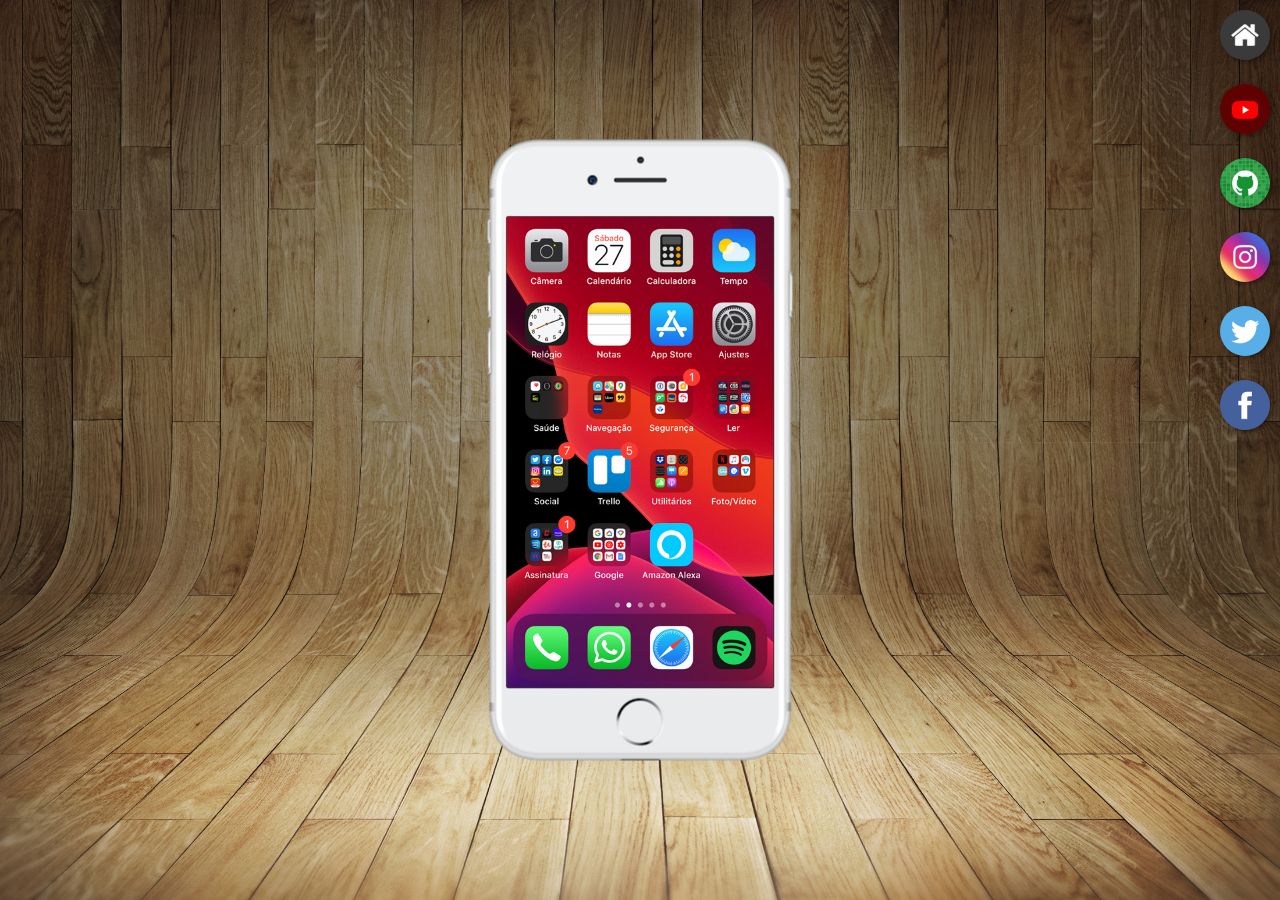
<file: index.html>
<!DOCTYPE html>
<html lang="pt-br">
<head>
    <meta charset="UTF-8">
    <meta http-equiv="X-UA-Compatible" content="IE=edge">
    <meta name="viewport" content="width=device-width, initial-scale=1.0">
    <link rel="shortcut icon" href="favicon.ico" type="image/x-icon">
    <title>Projeto Redes Sociais</title>
    <link rel="stylesheet" href="estilos/style.css">
</head>
<body>
    <main>
        <section id="telefone">
            <iframe src="home.html" name="tela" id="tela" frameborder="0"></iframe>

        </section>
        <section id="redes-sociais">
            <a href="home.html" target="tela"> <img src="imagens/logo-home.jpg" alt="Home"></a> <br>
            <a href="youtube.html" target="tela"> <img src="imagens/logo-youtube.jpg" alt="YouTube"></a> <br>
            <a href="github.html" target="tela"> <img src="imagens/logo-github.jpg" alt="GitHub"></a> <br>
            <a href="instagram.html" target="tela"><img src="imagens/logo-instagram.jpg" alt="Instagram"></a> <br>
            <a href="twitter.html" target="tela"><img src="imagens/logo-twitter.jpg" alt="Twitter"></a> <br>
            <a href="facebook.html" target="tela"><img src="imagens/logo-facebook.jpg" alt="Facebook"></a>


        </section>
    </main>
    
</body>
</html>
</file>
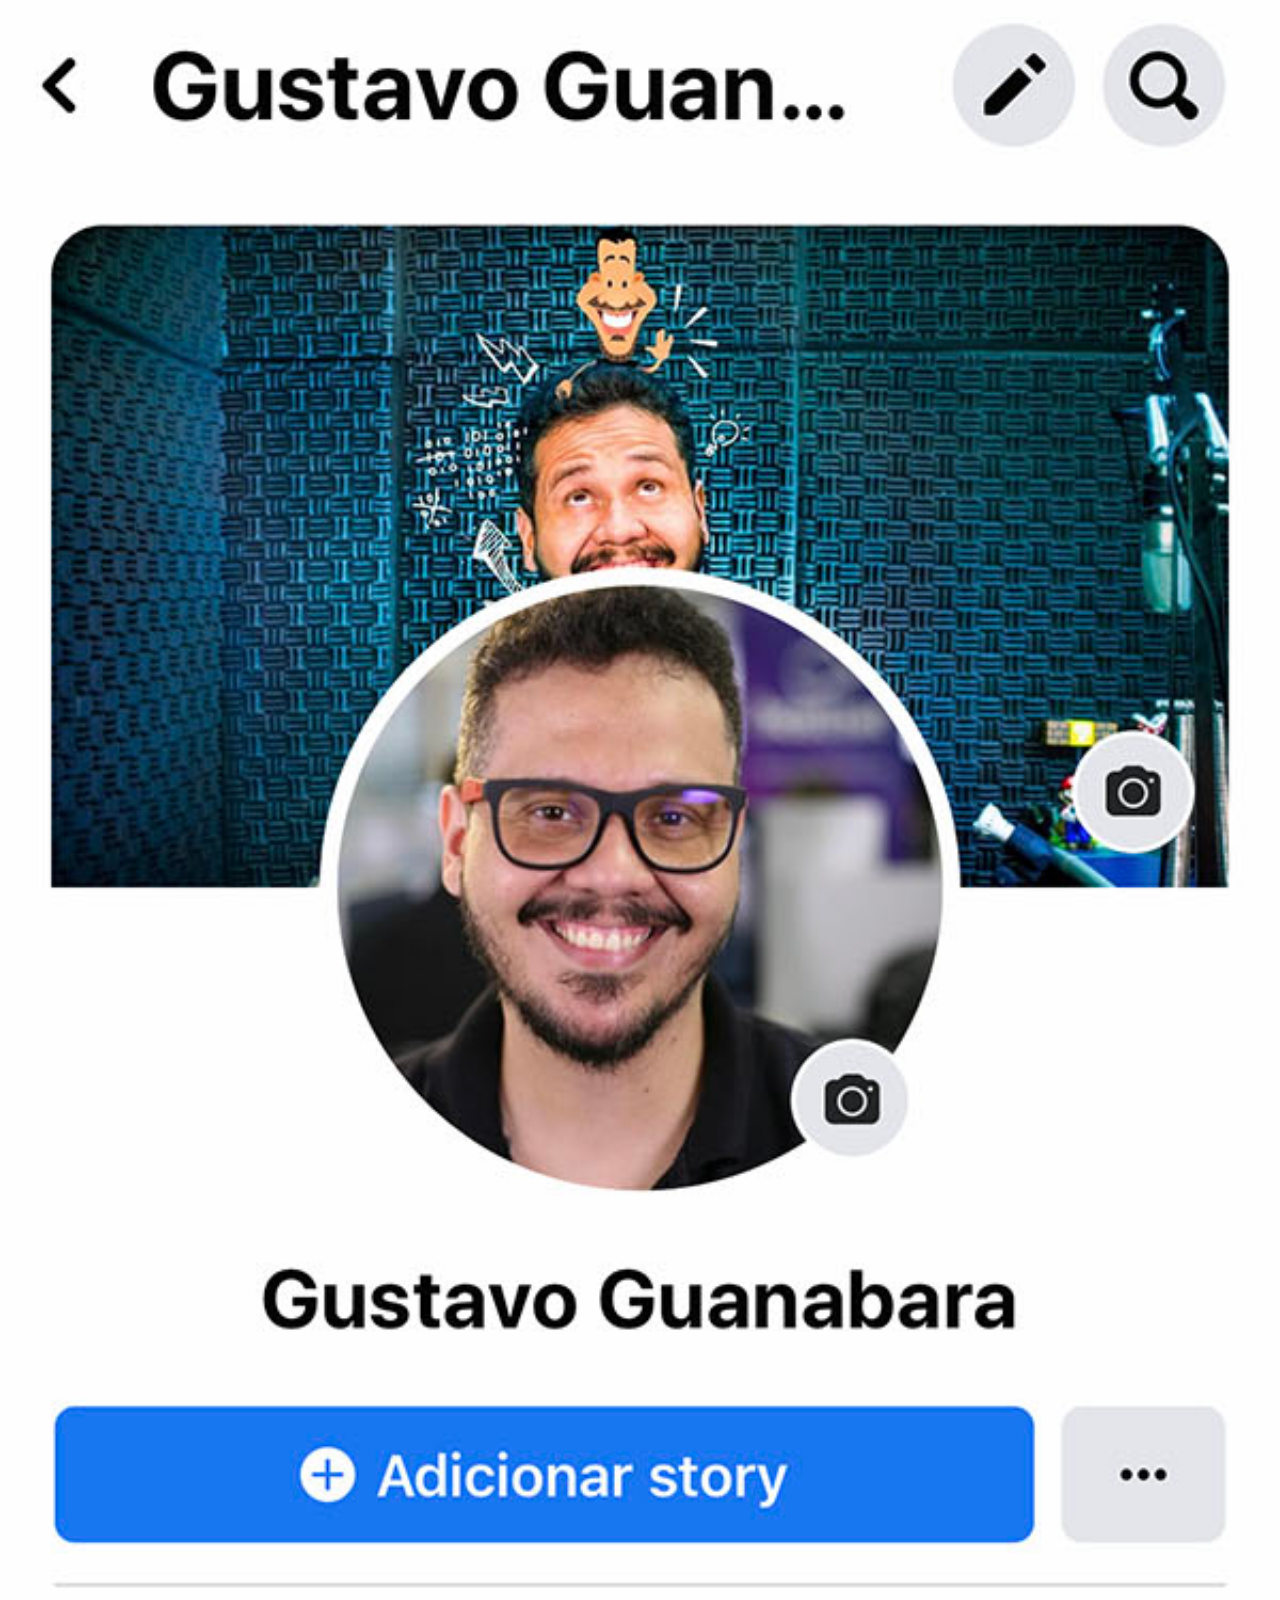
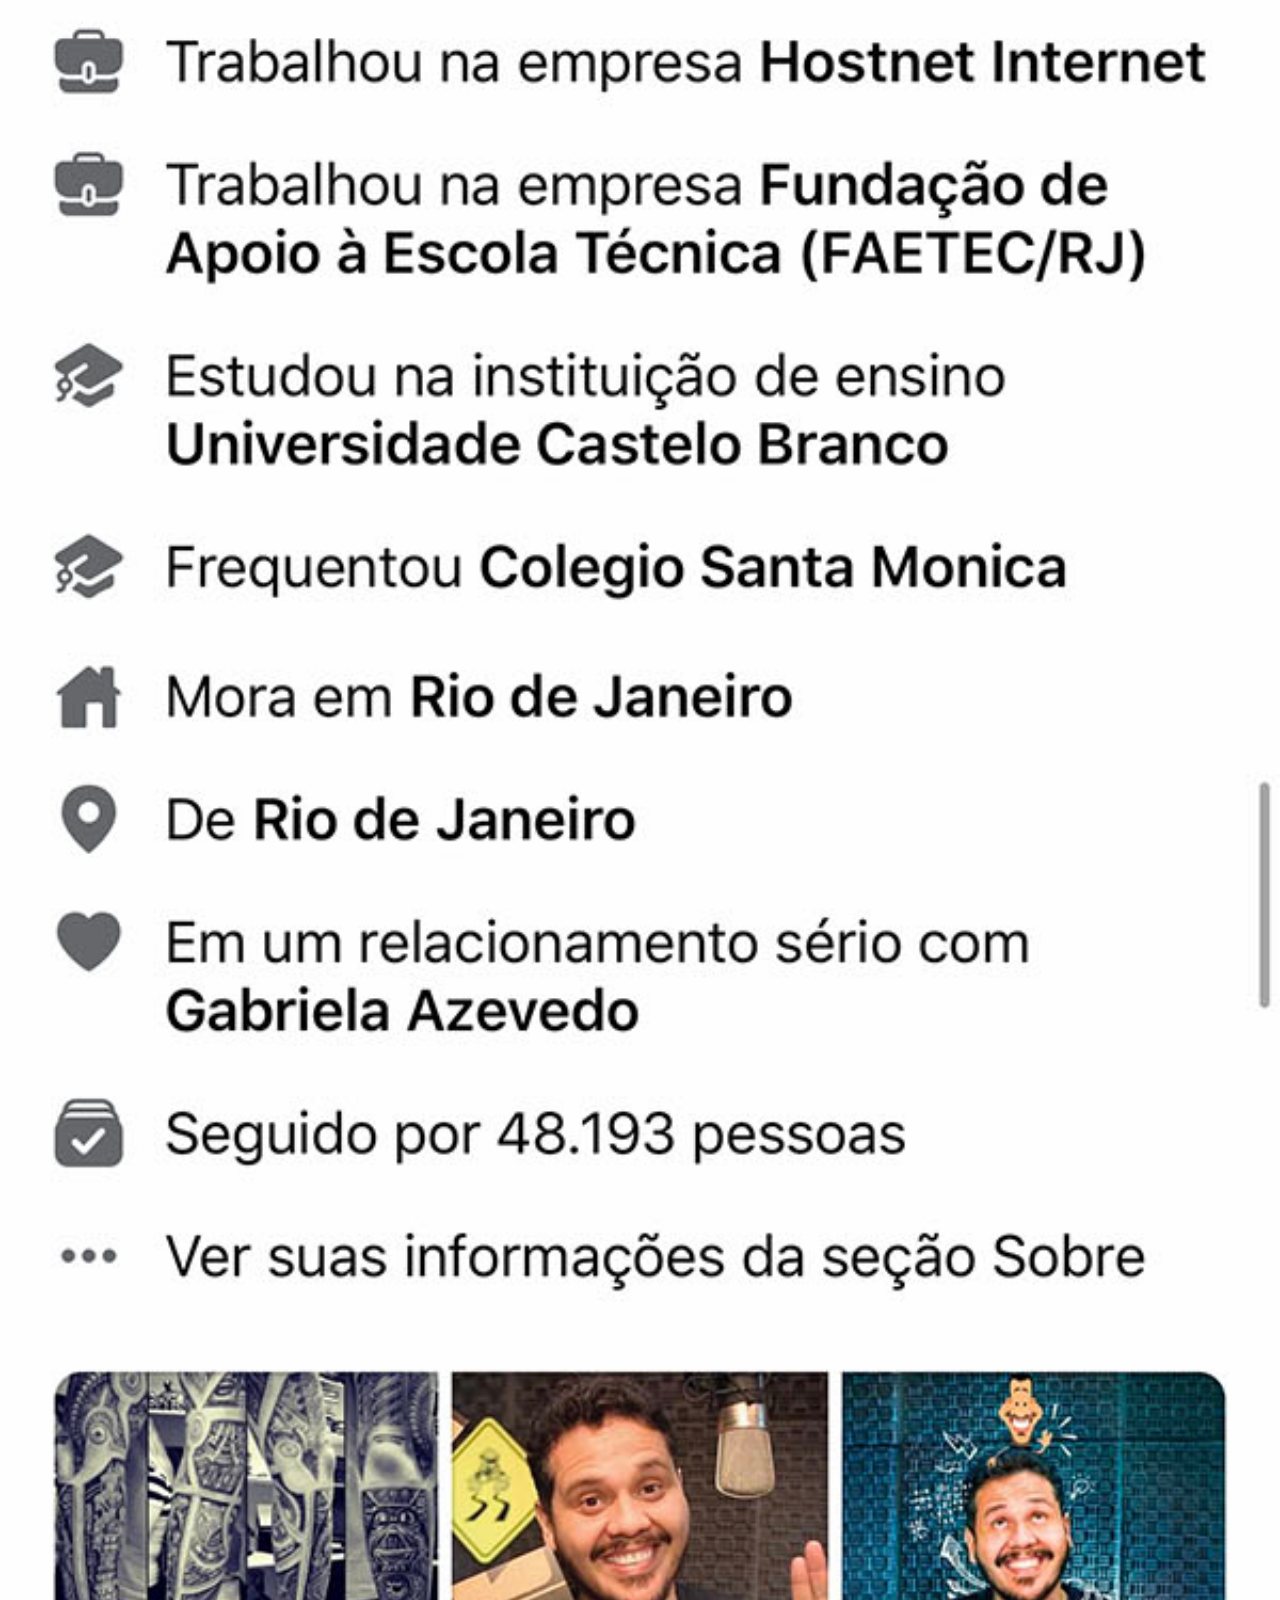
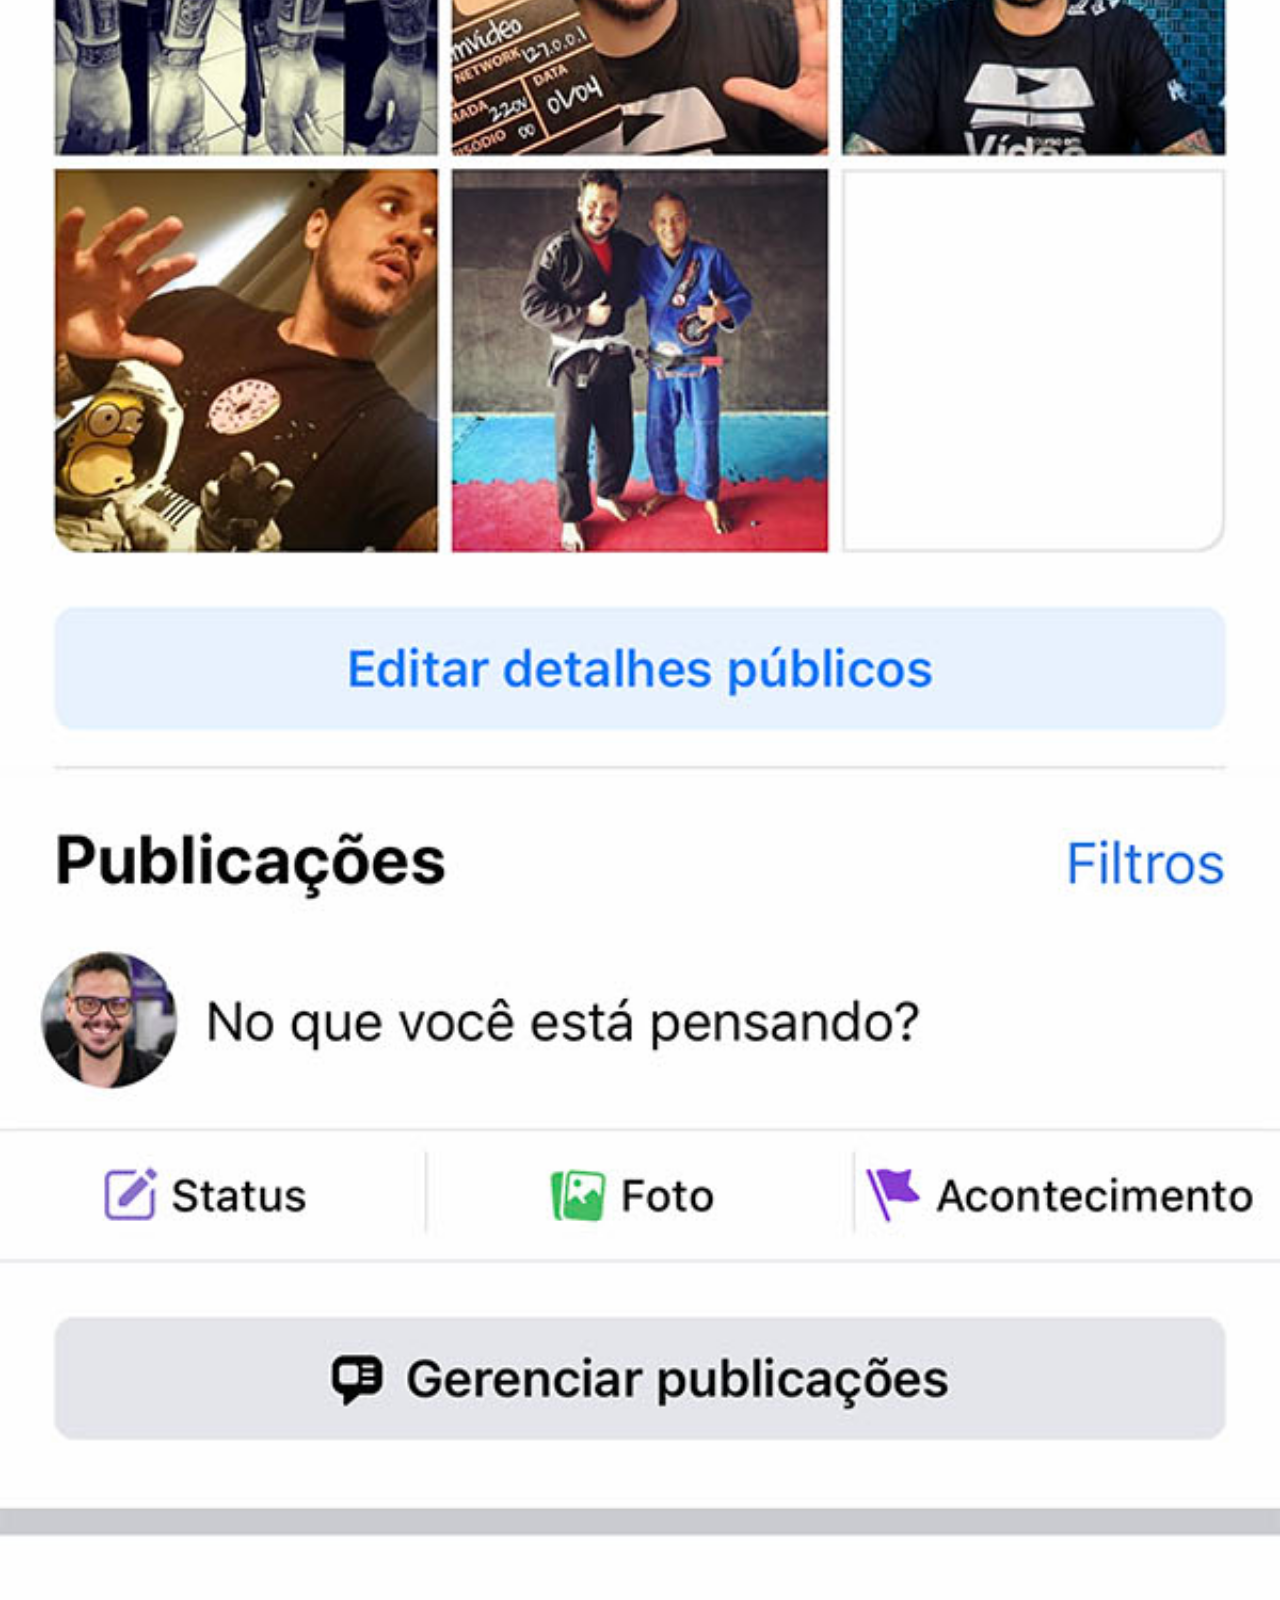
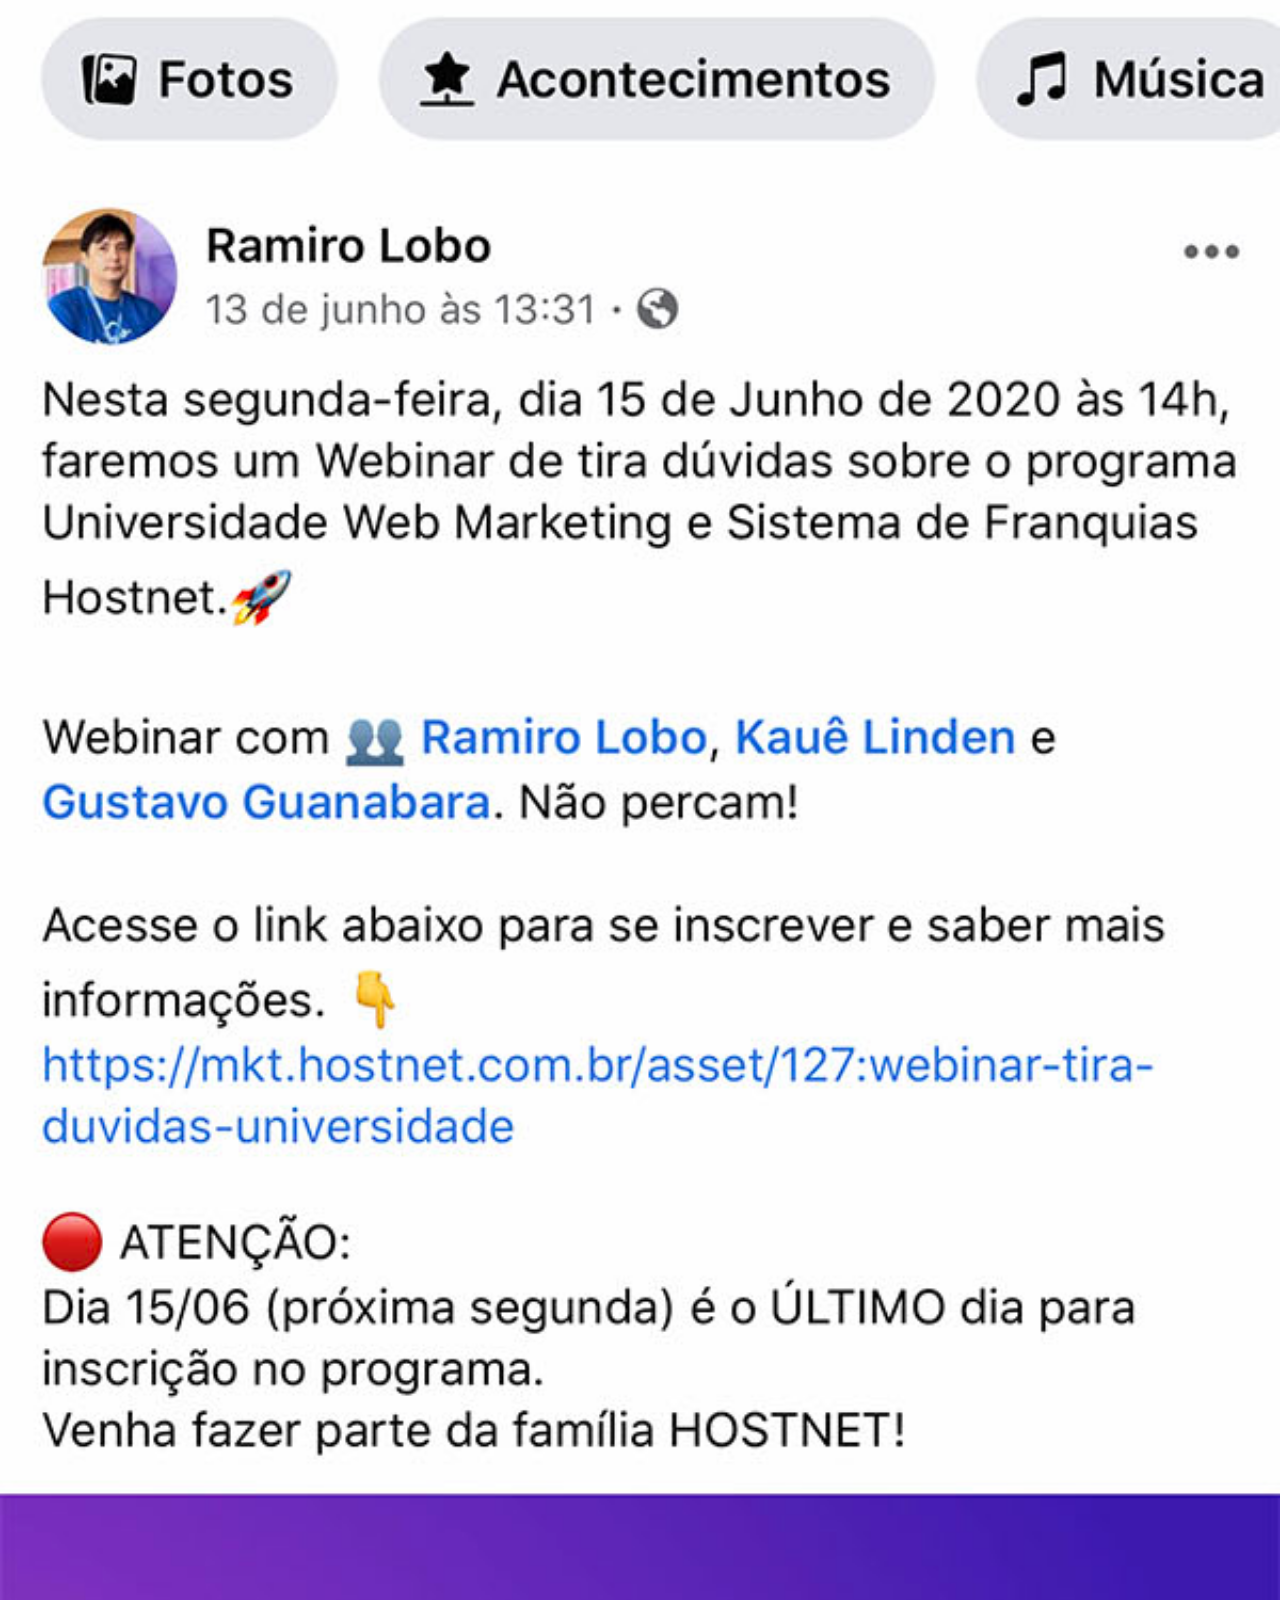
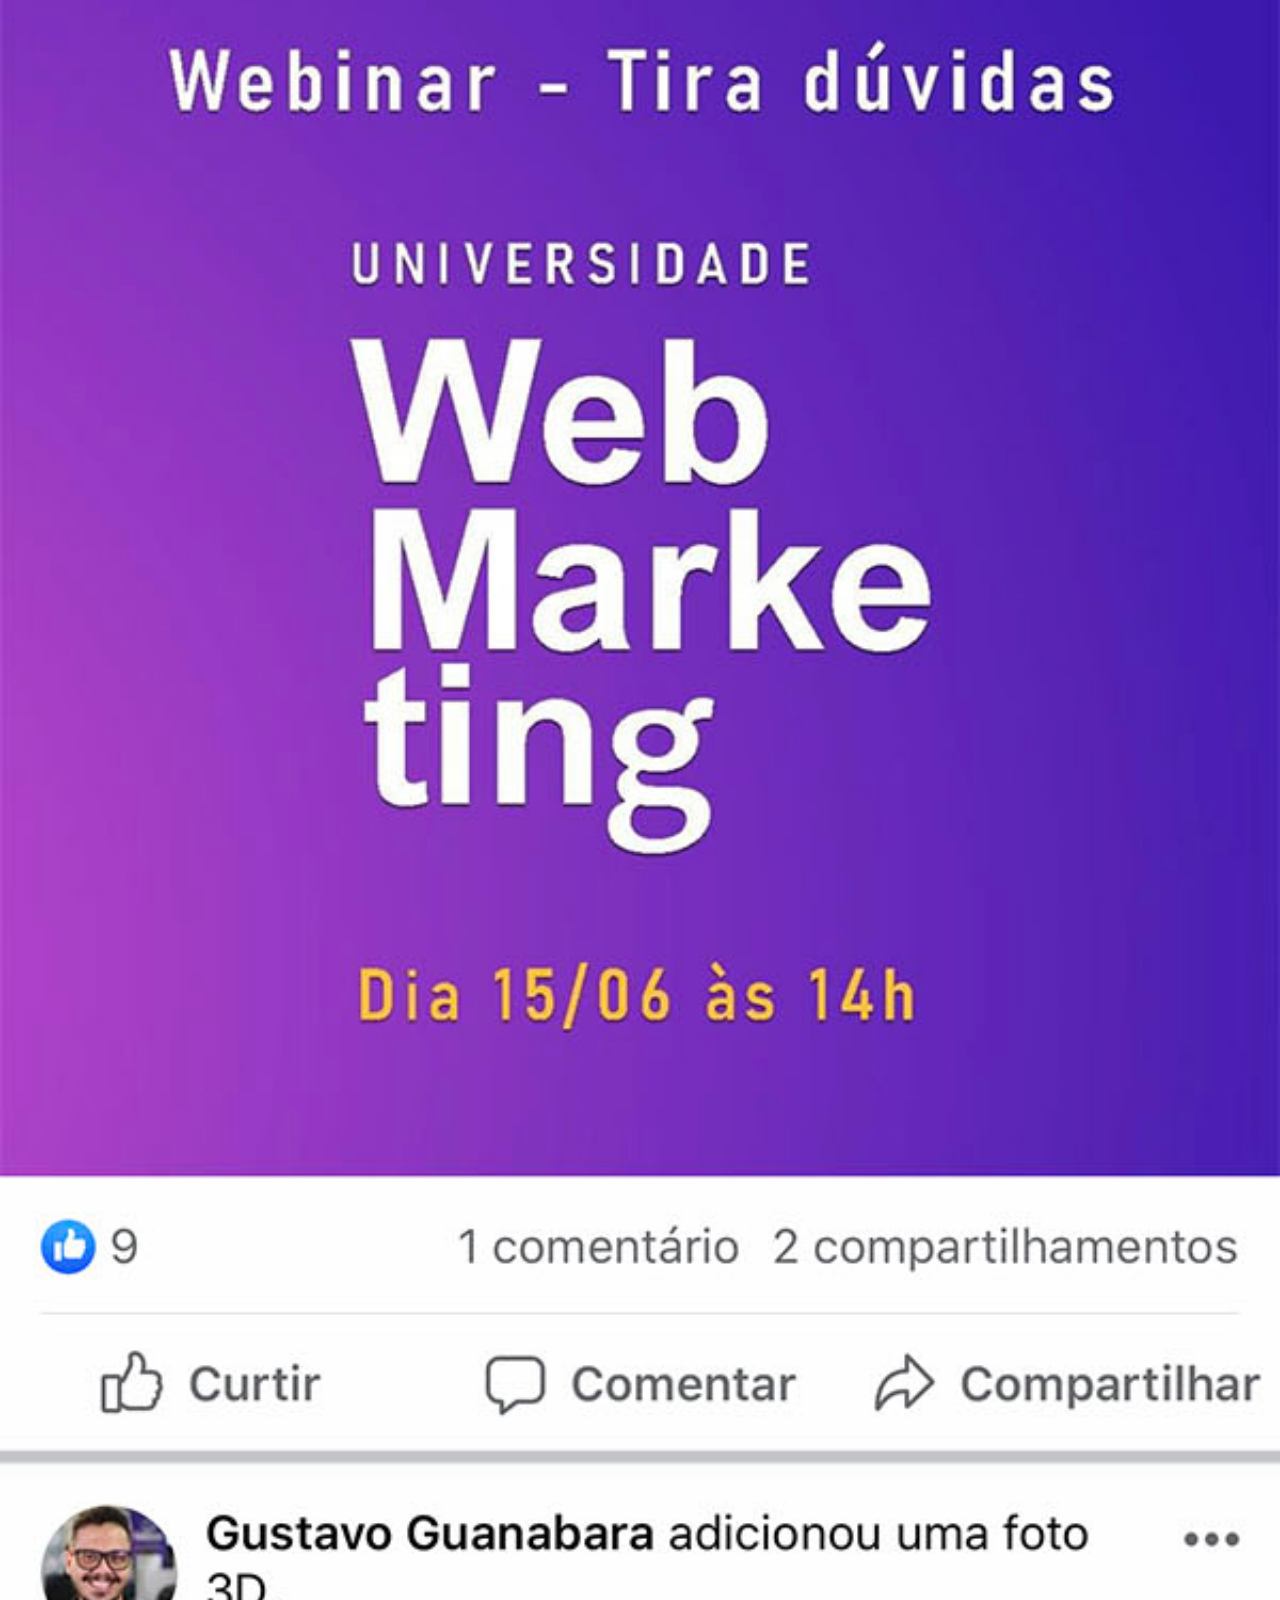
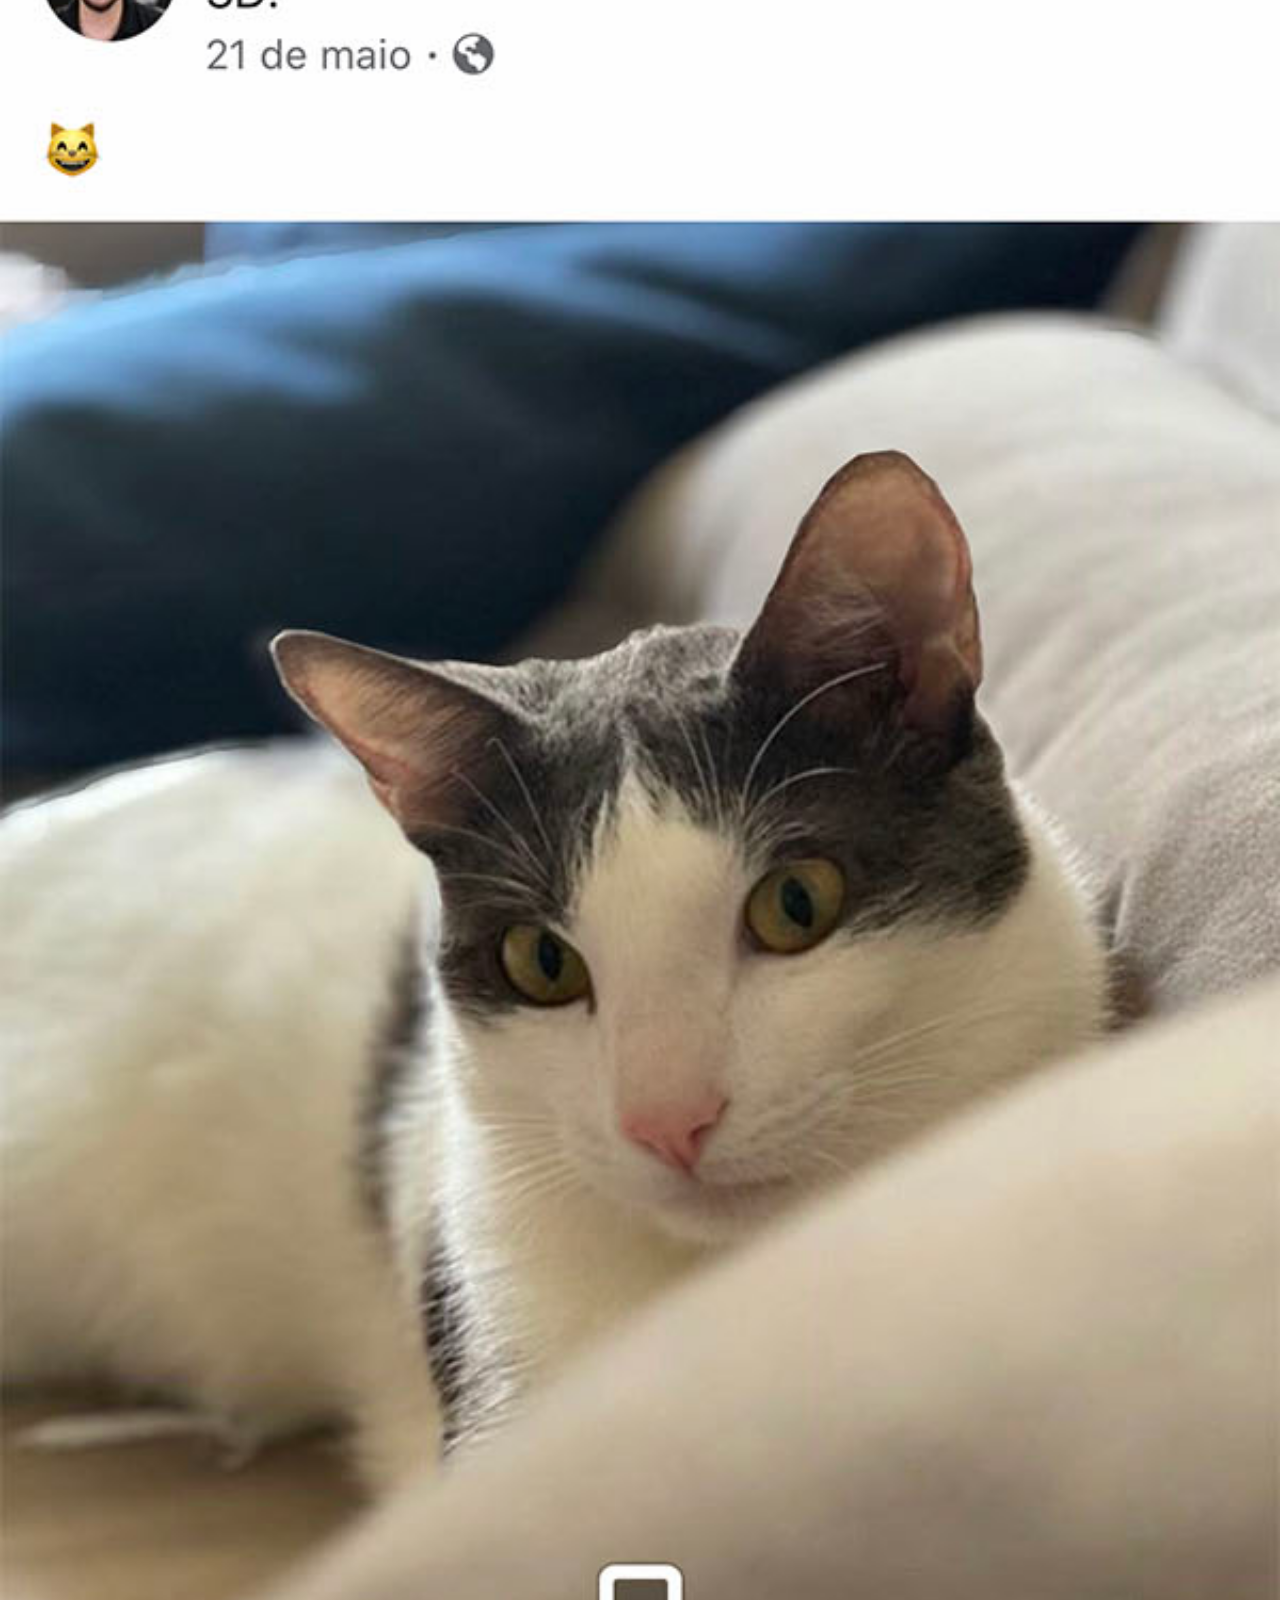
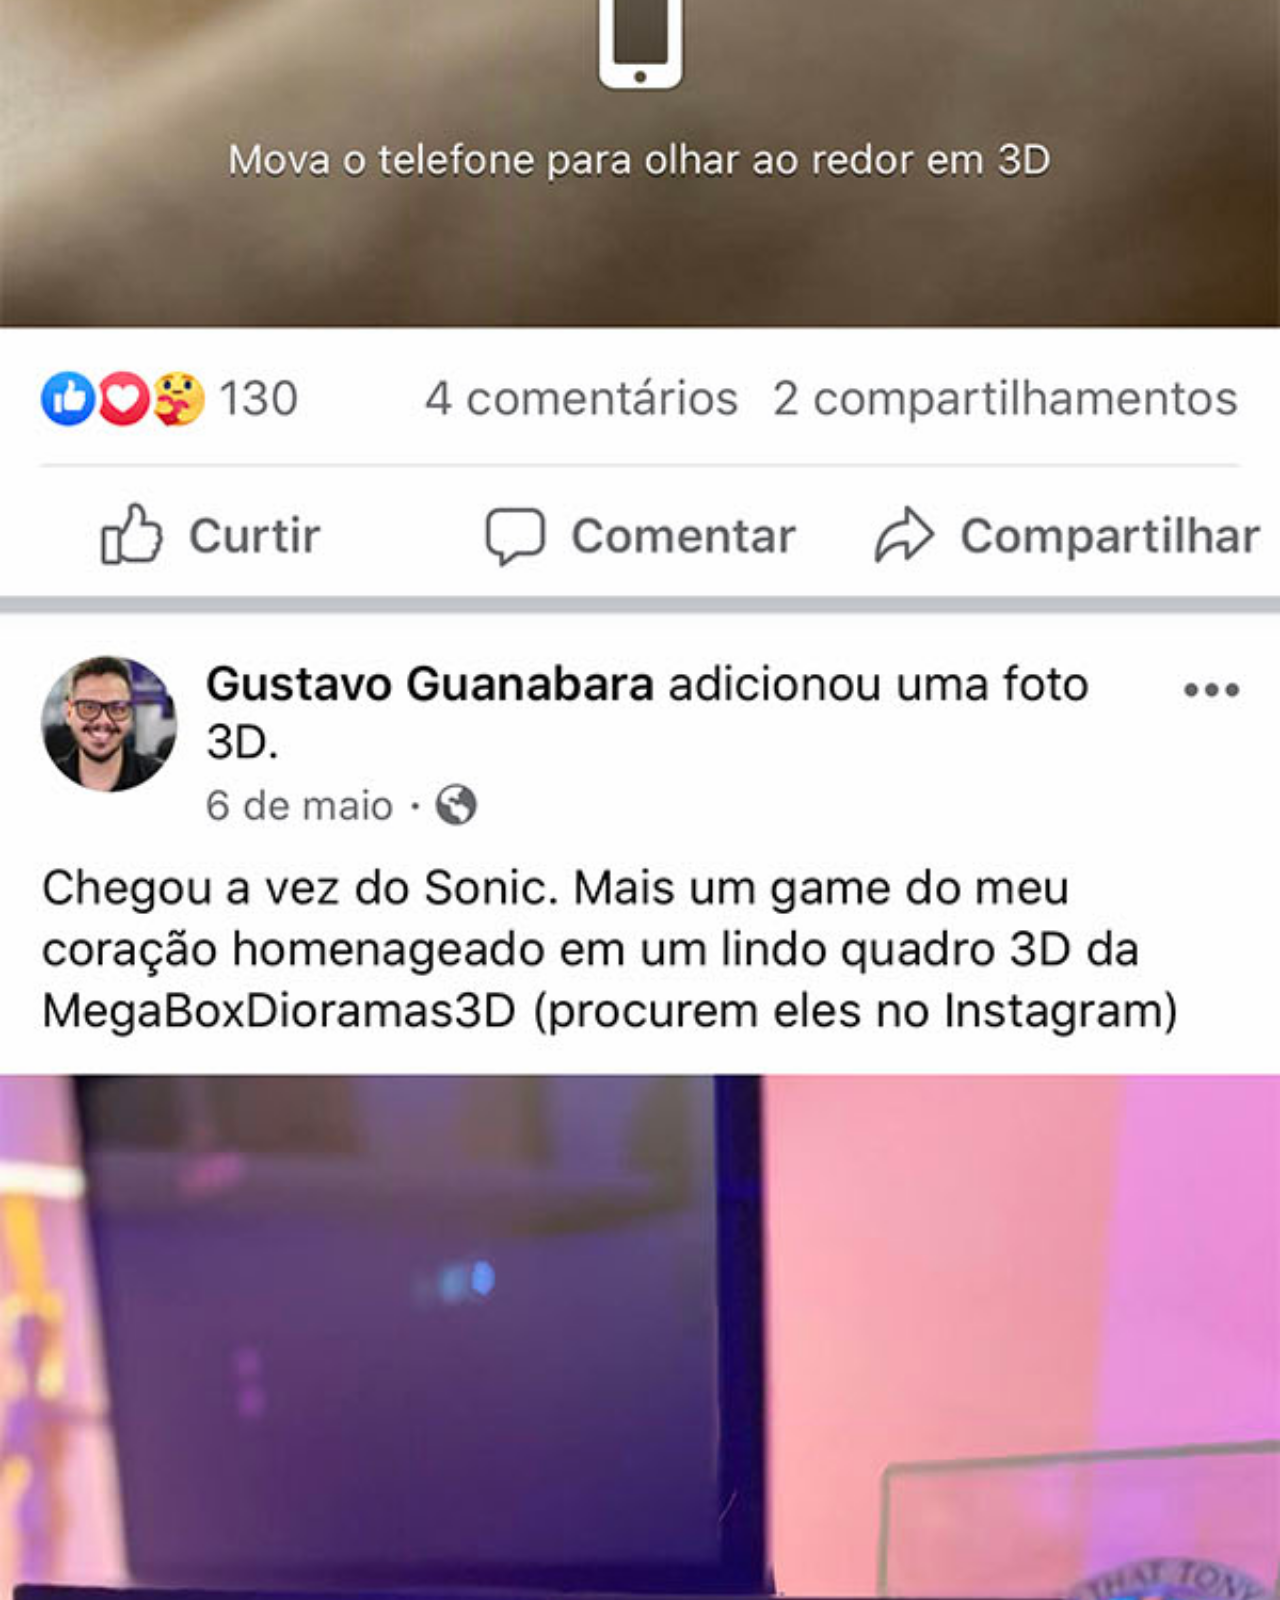
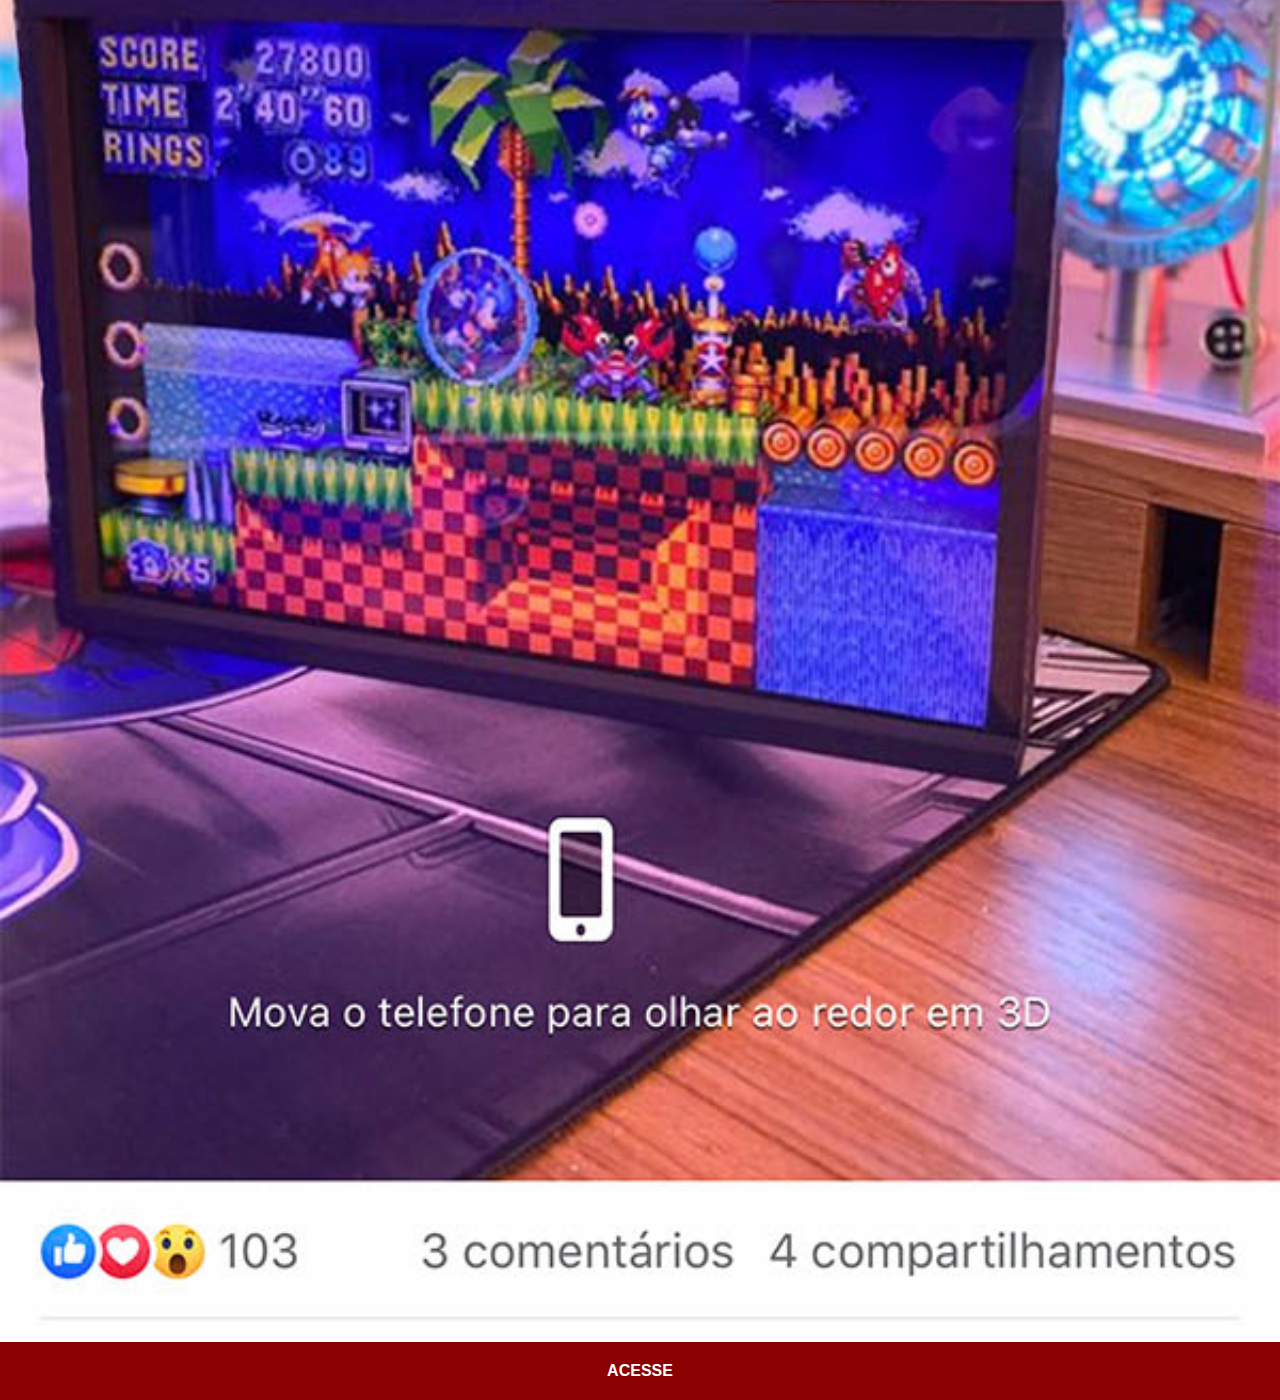
<file: facebook.html>
<!DOCTYPE html>
<html lang="pt-br">
<head>
    <meta charset="UTF-8">
    <meta http-equiv="X-UA-Compatible" content="IE=edge">
    <meta name="viewport" content="width=device-width, initial-scale=1.0">
    <title>Facebook</title>
    <link rel="stylesheet" href="estilos/social.css">
</head>
<body>
    <img src="imagens/tela-facebook.jpg" alt="Facebook">
    <a href="https://www.facebook.com/gustavoguanabara/" target="_blank">ACESSE</a>
    
</body>
</html>
</file>
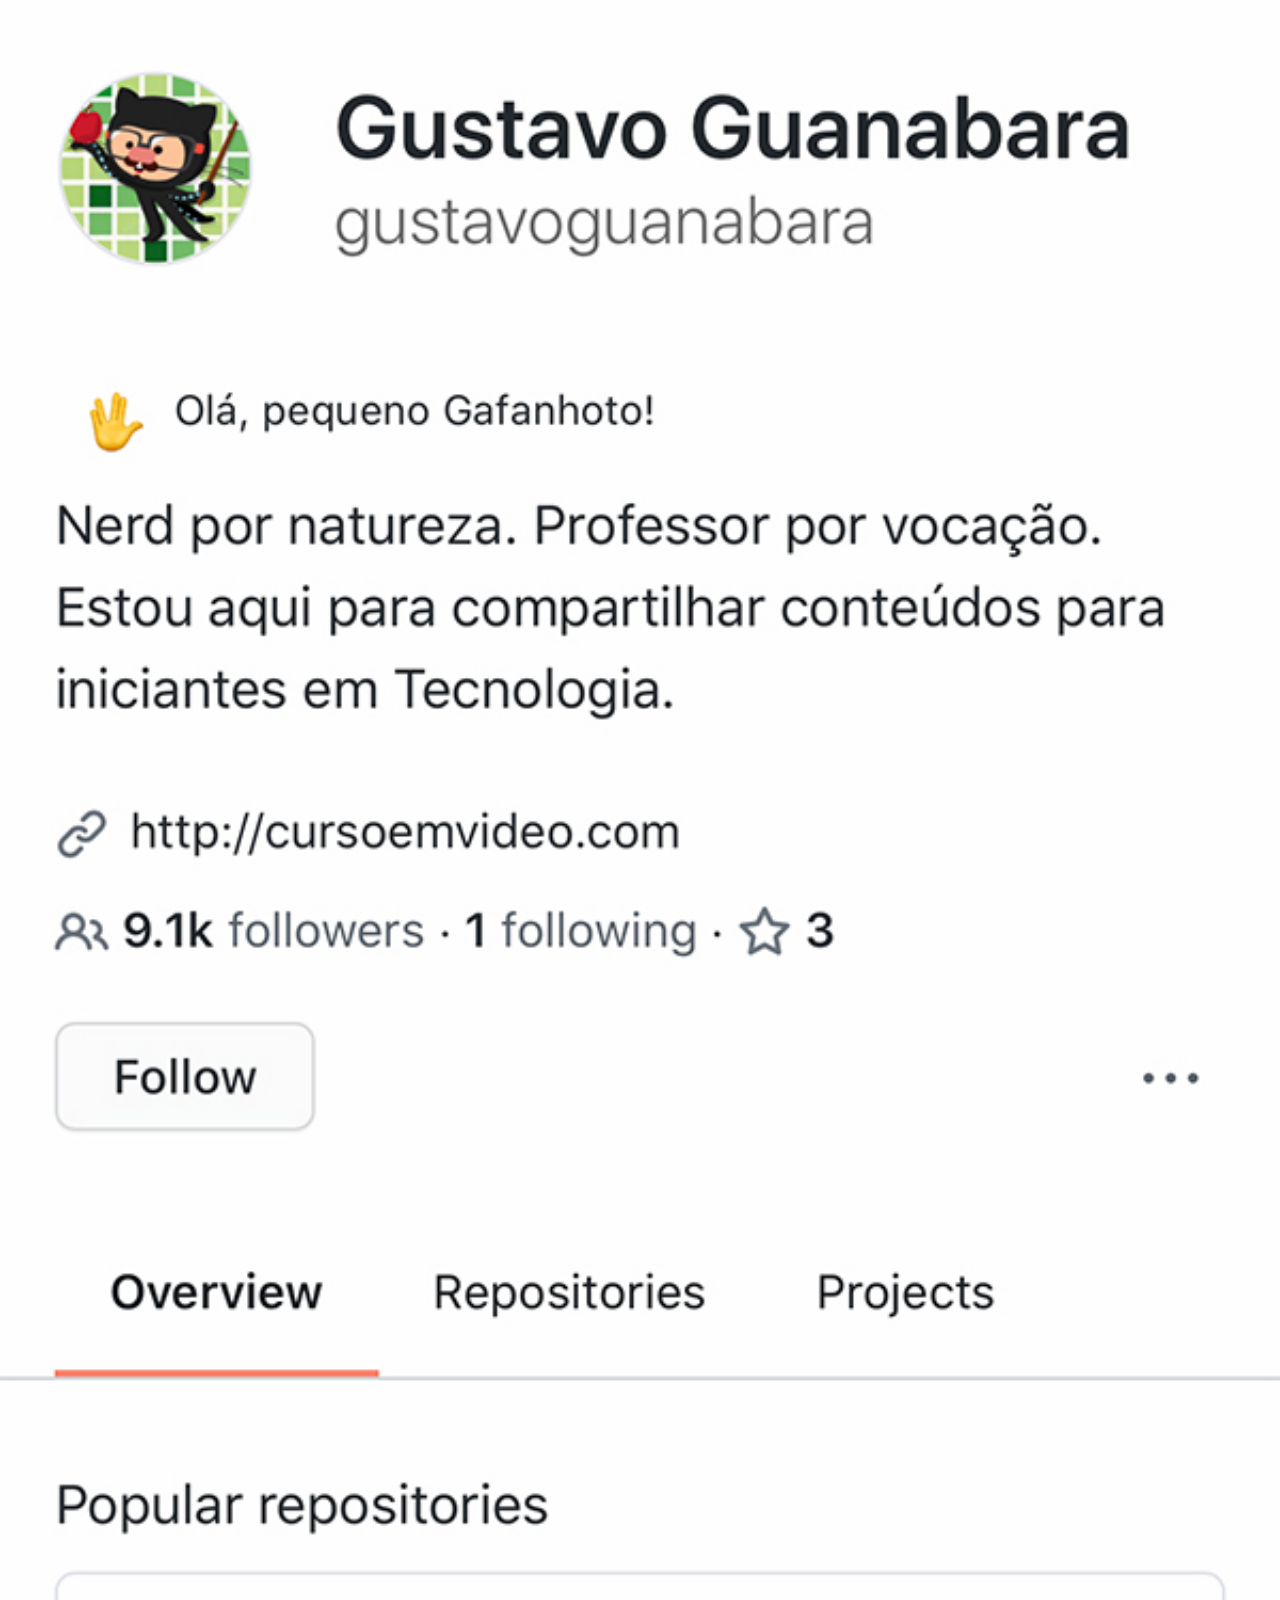
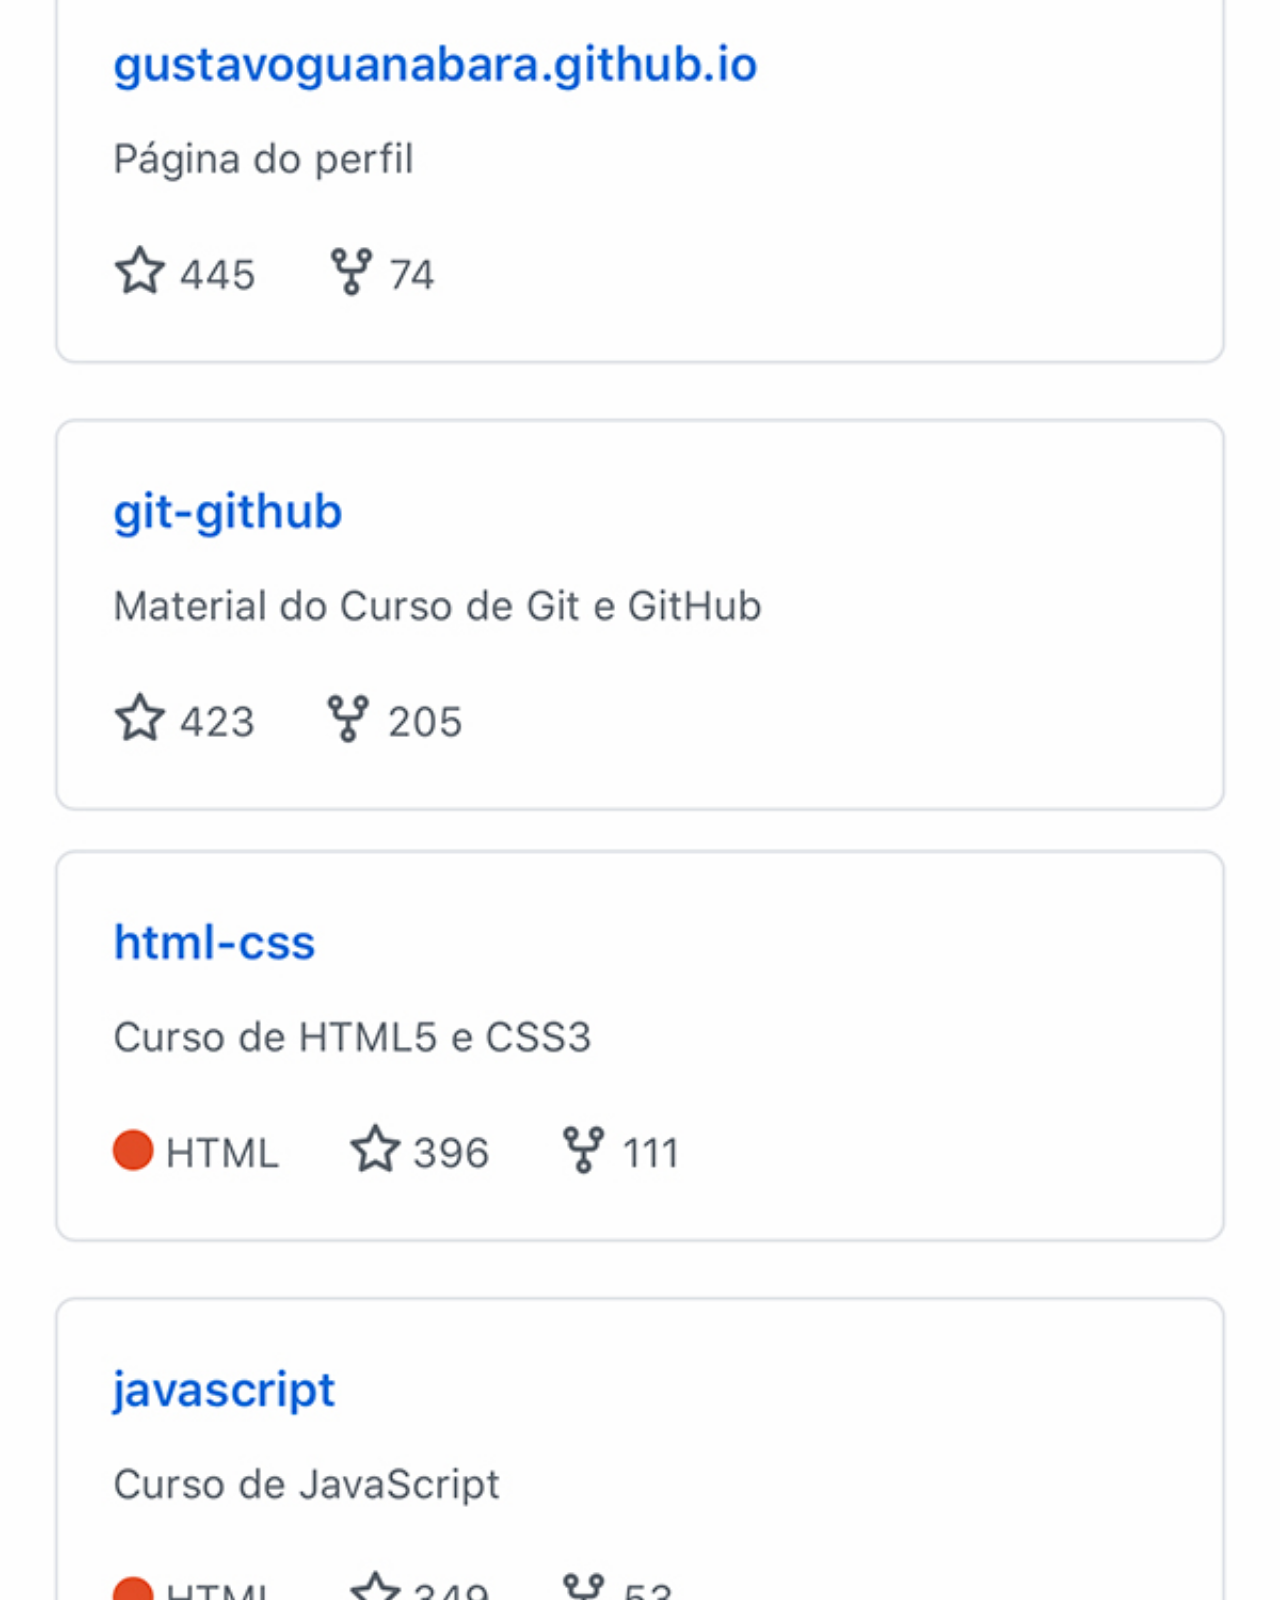
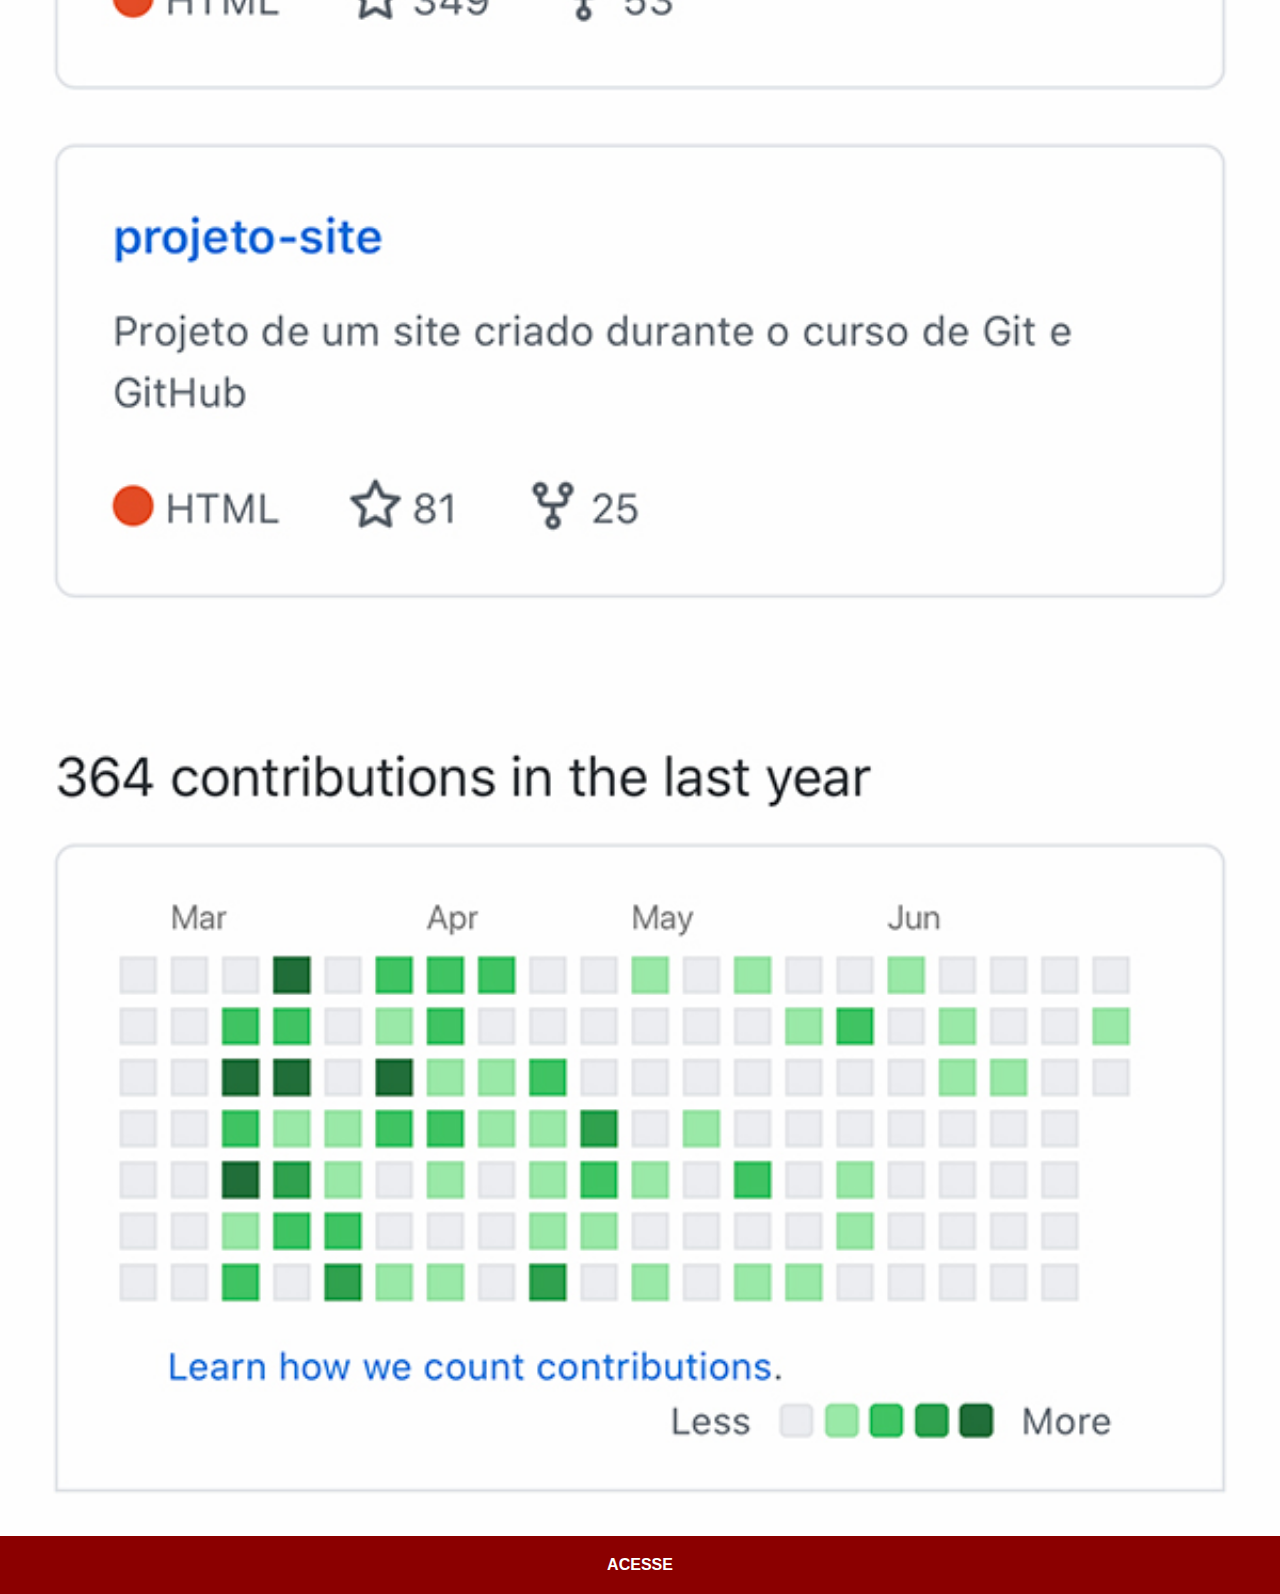
<file: github.html>
<!DOCTYPE html>
<html lang="pt-br">
<head>
    <meta charset="UTF-8">
    <meta http-equiv="X-UA-Compatible" content="IE=edge">
    <meta name="viewport" content="width=device-width, initial-scale=1.0">
        <title>GitHub</title>
        <link rel="stylesheet" href="estilos/social.css">
</head>
<body>
    <img src="imagens/tela-github.jpg" alt="GitHub">
    <a href="https://github.com/gustavoguanabara/" target="_blank ">ACESSE</a>
    
</body>
</html>
</file>
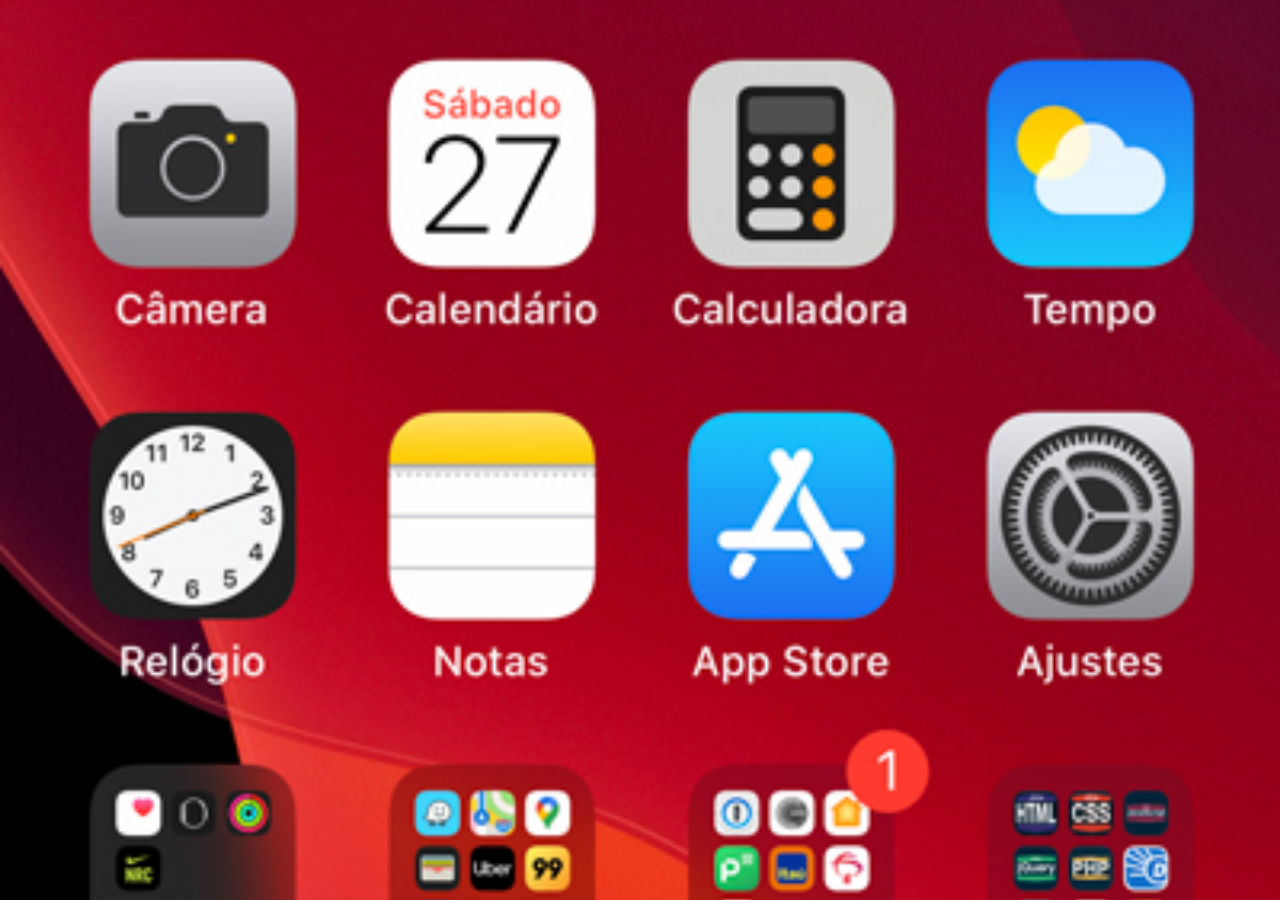
<file: home.html>
<!DOCTYPE html>
<html lang="pt-br">
<head>
    <meta charset="UTF-8">
    <meta http-equiv="X-UA-Compatible" content="IE=edge">
    <meta name="viewport" content="width=device-width, initial-scale=1.0">
    <title>Home</title>

</head>
<style>
    *{
        margin: 0px;
        padding: 0px;
    }
    body{
        width: 100vw;
        height: 100vh;
        background:black url(imagens/tela-home.jpg) no-repeat top center;
        background-size: cover;
    }
</style>
<body>
    
</body>
</html>
</file>
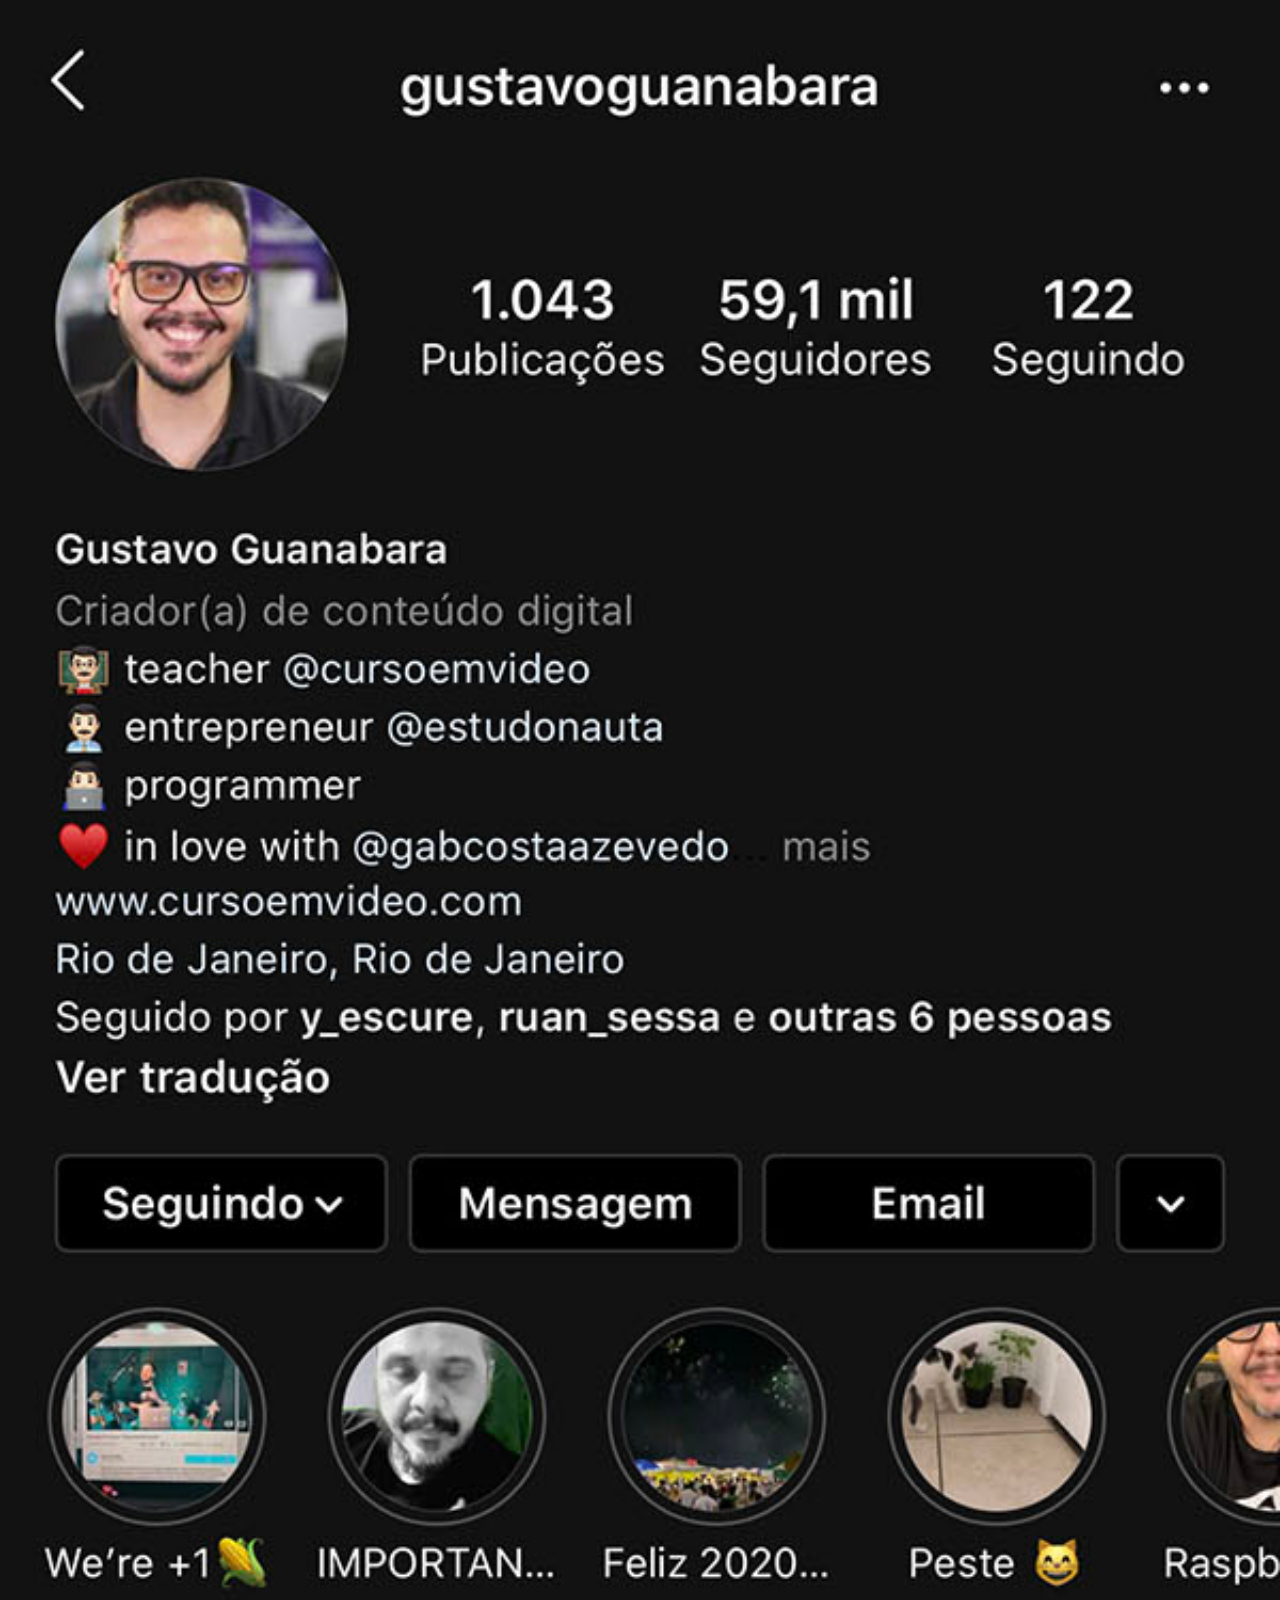
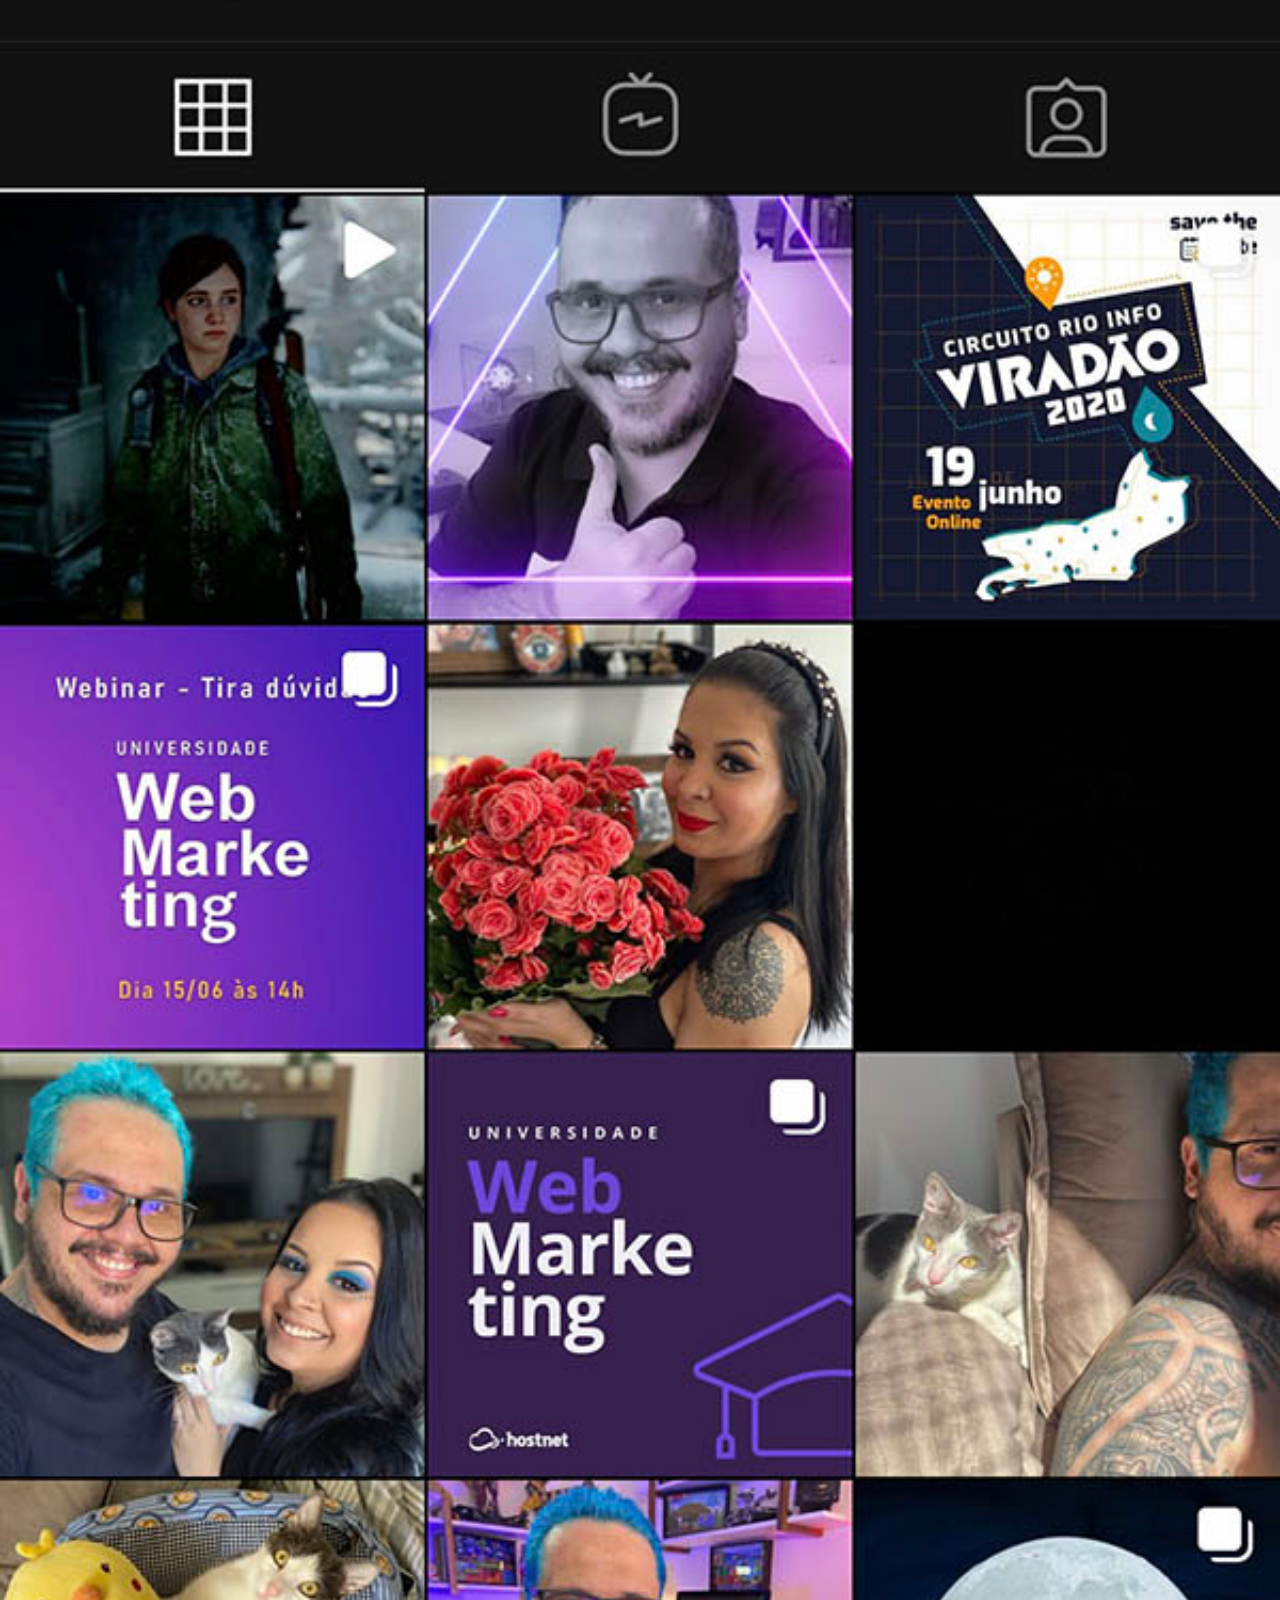
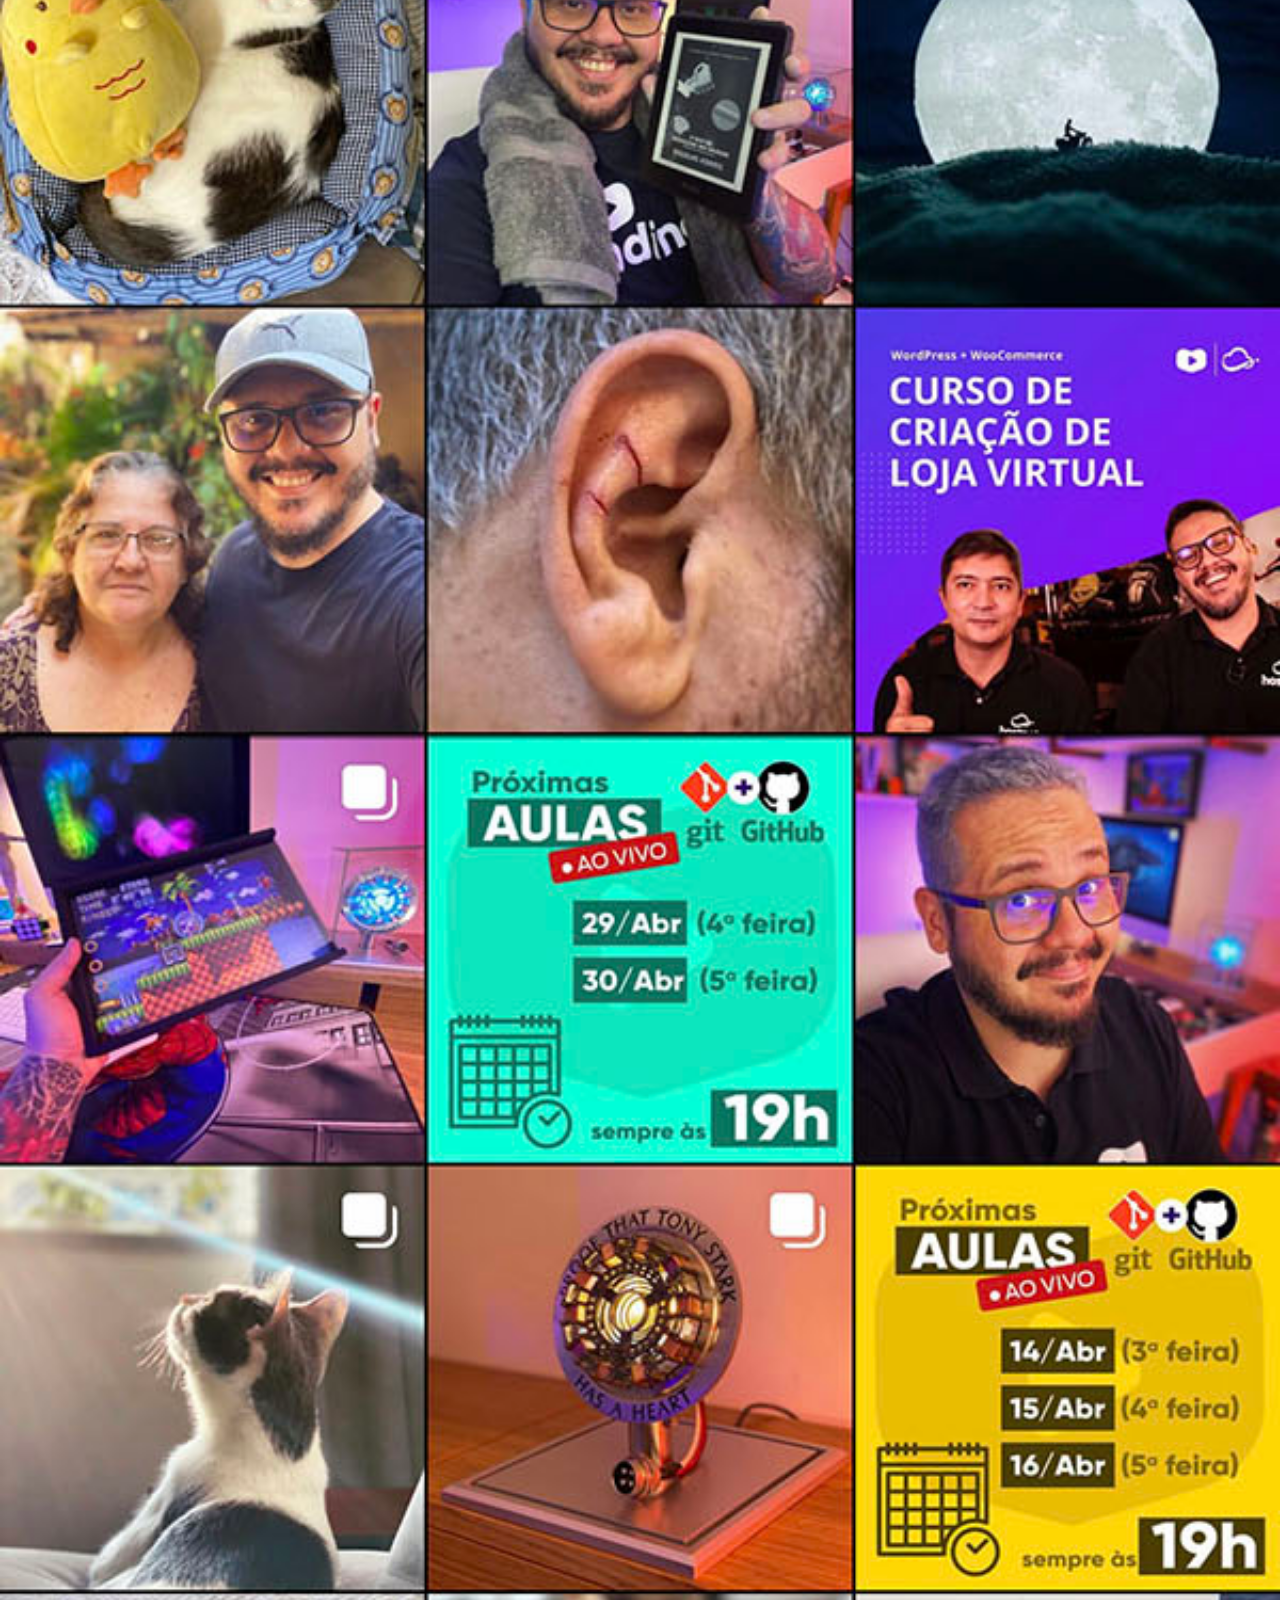
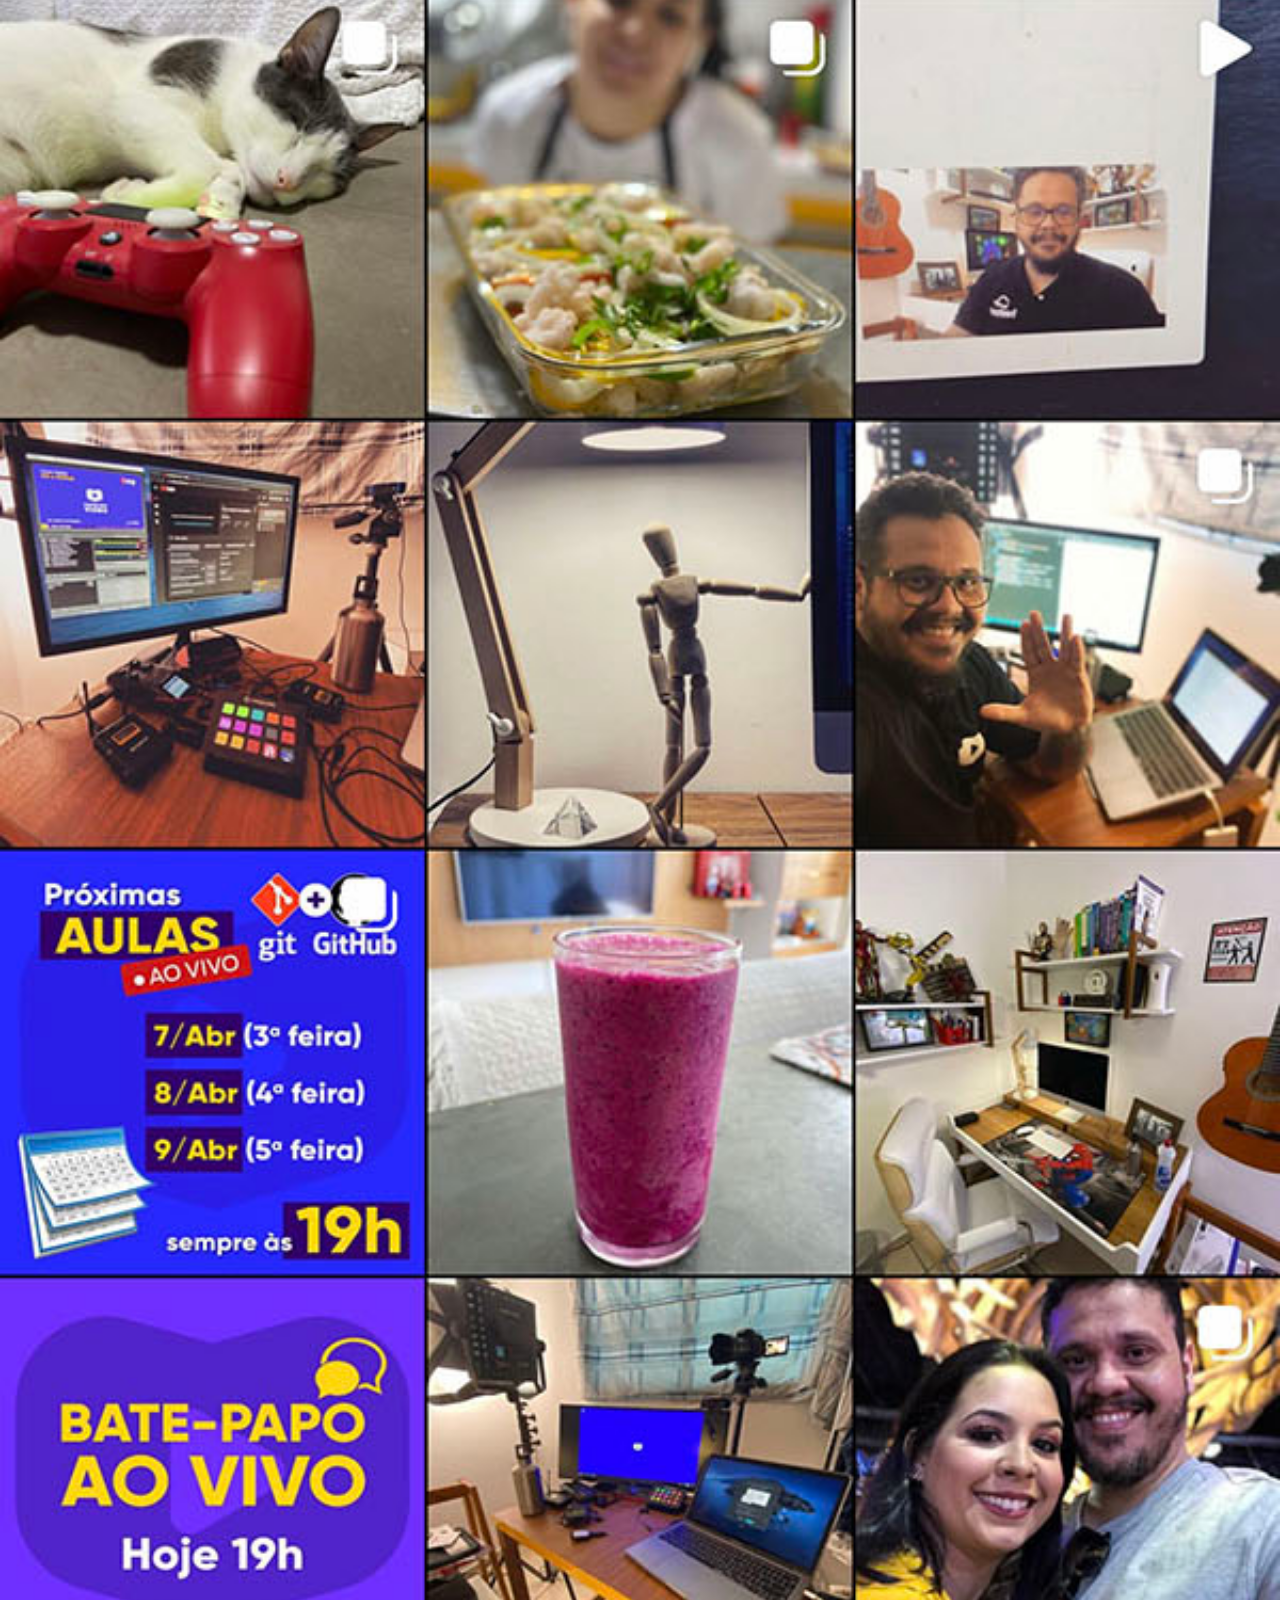
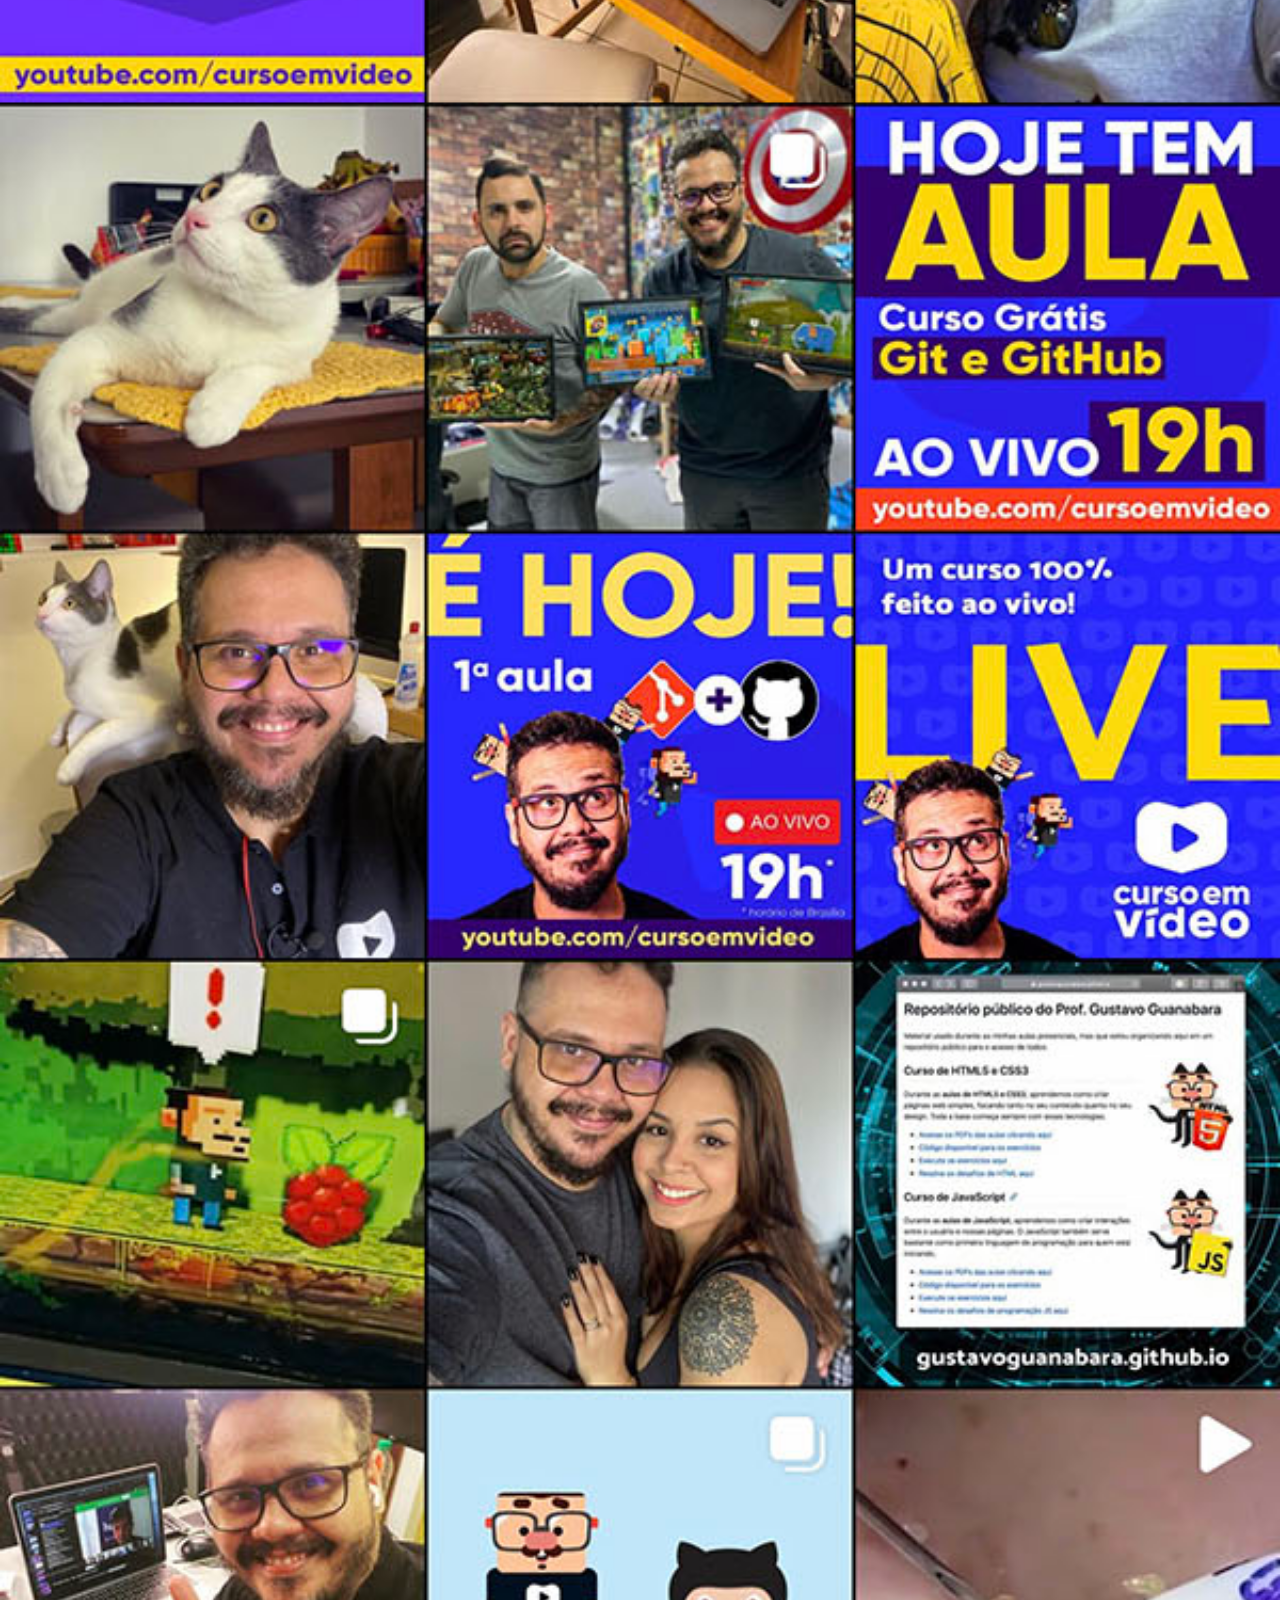
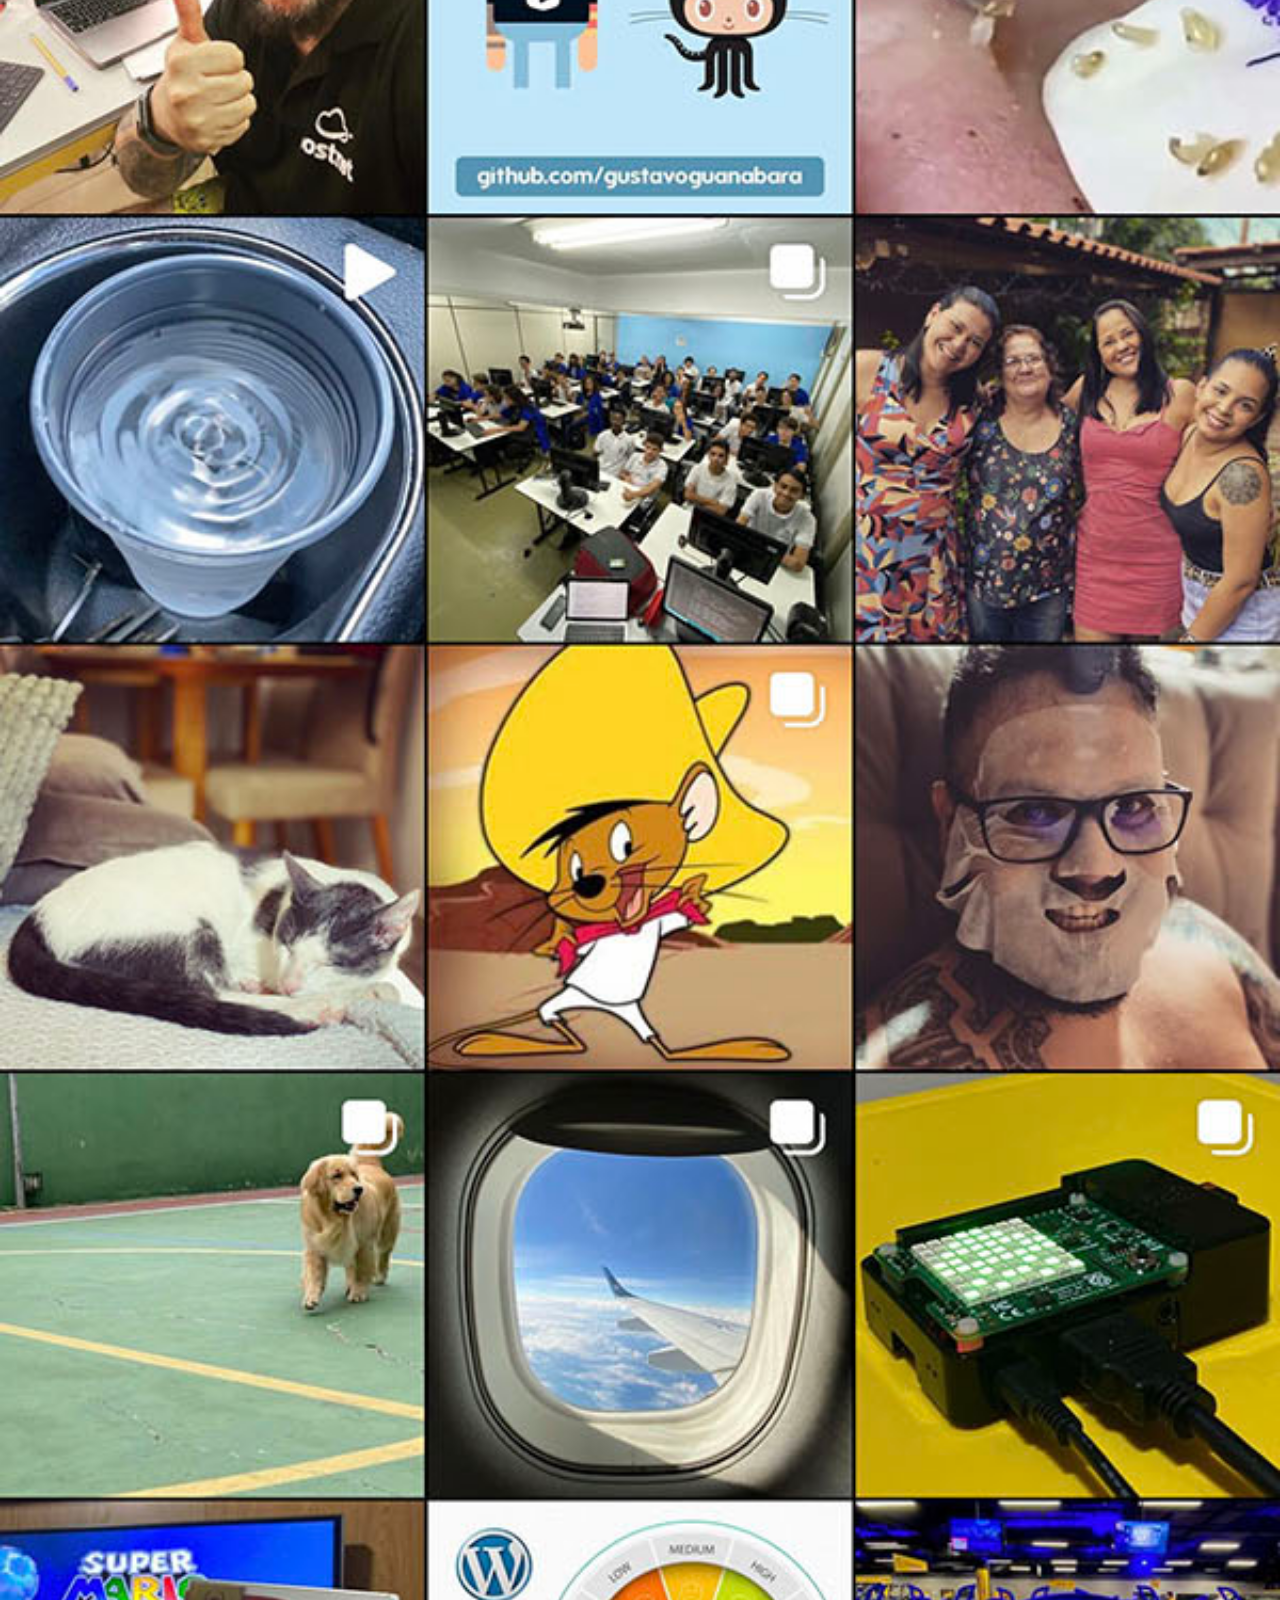
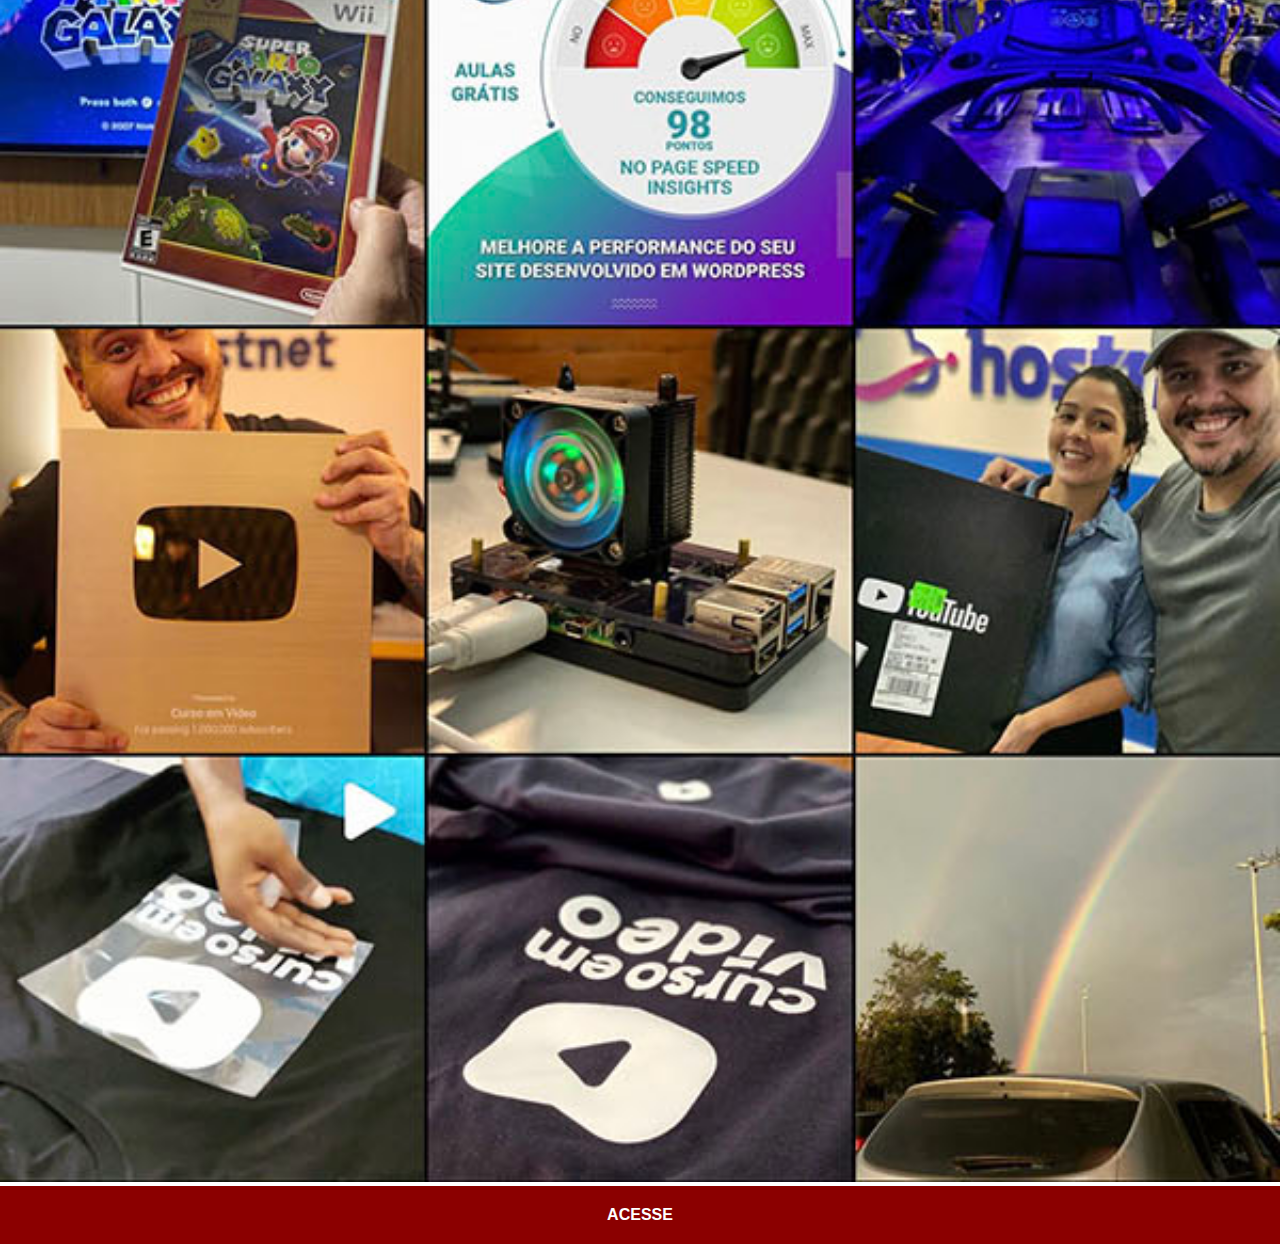
<file: instagram.html>
<!DOCTYPE html>
<html lang="pt-br">
<head>
    <meta charset="UTF-8">
    <meta http-equiv="X-UA-Compatible" content="IE=edge">
    <meta name="viewport" content="width=device-width, initial-scale=1.0">
    <title>Instagram</title>
    <link rel="stylesheet" href="estilos/social.css">
</head>
<body>
    <img src="imagens/tela-instagram.jpg" alt="Instagram">
    <a href="https://www.instagram.com/gustavoguanabara/" target="_blank">ACESSE</a>
    
</body>
</html>
</file>
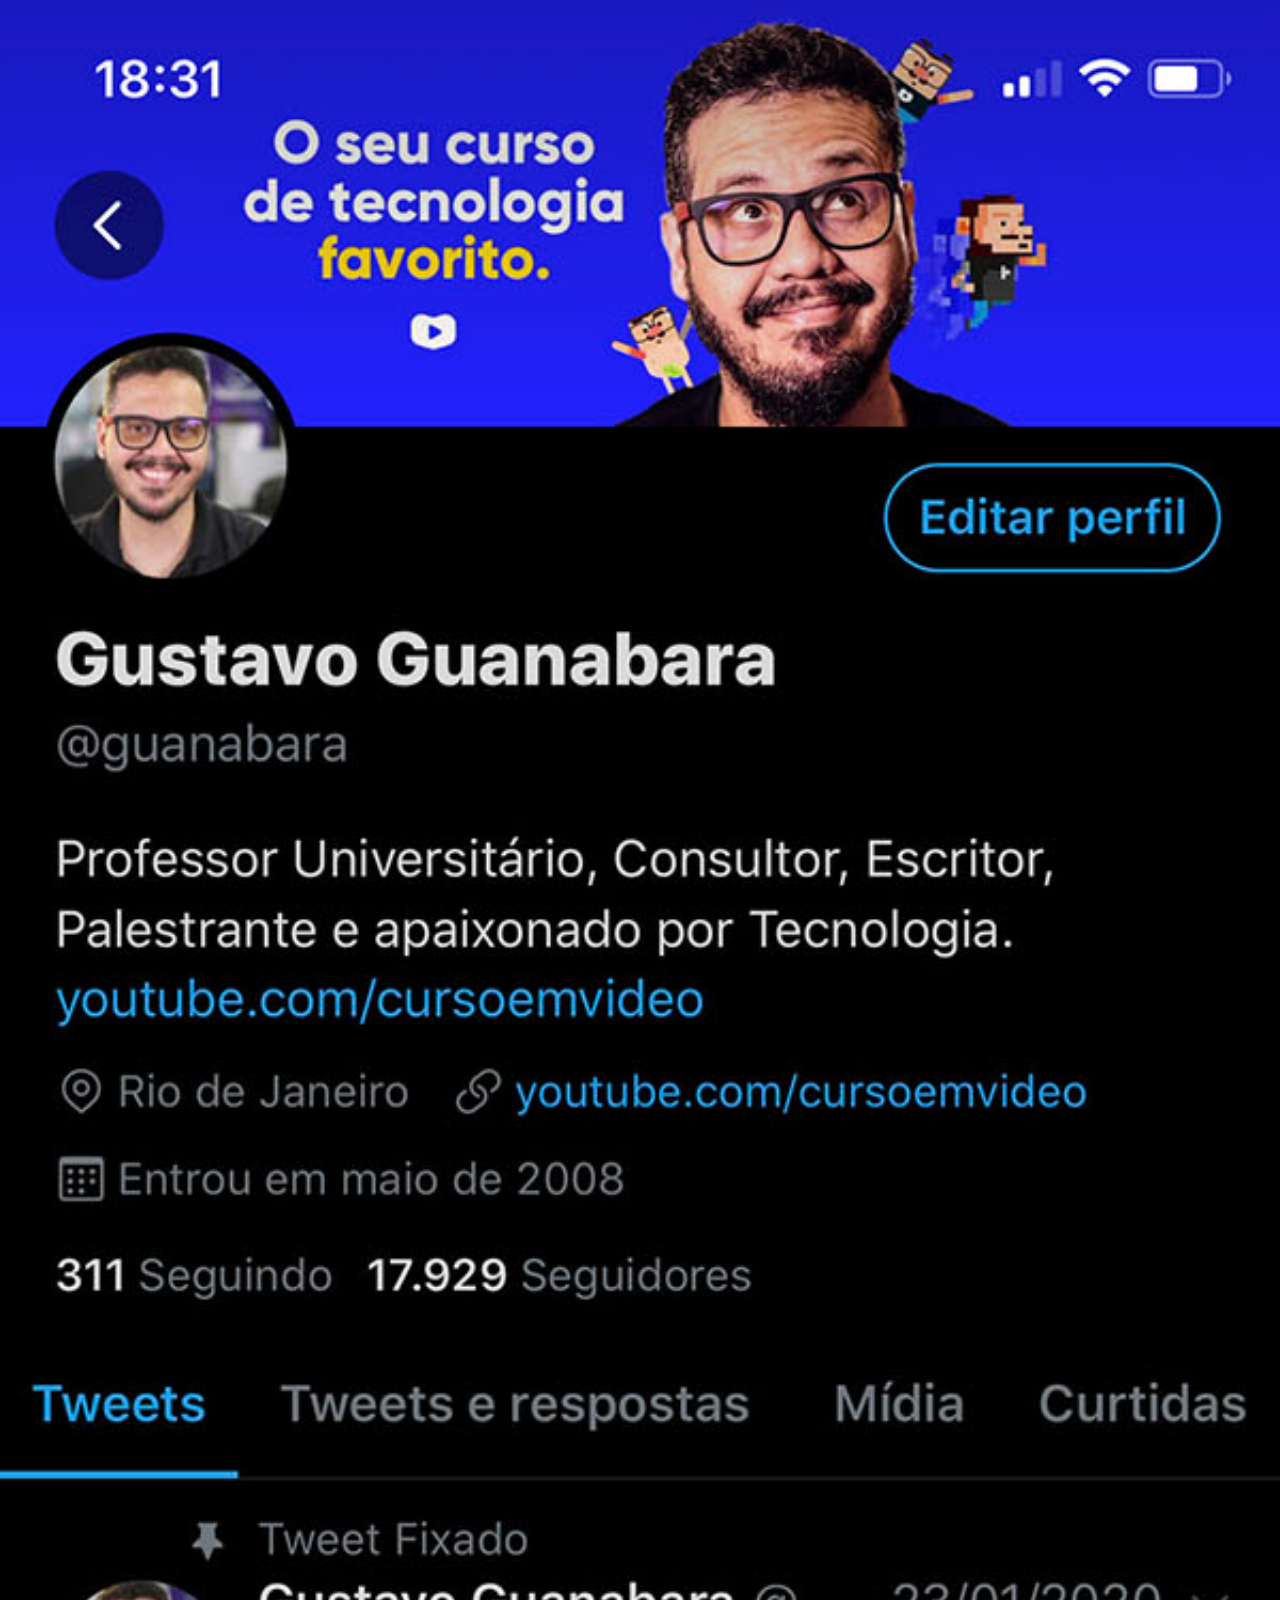
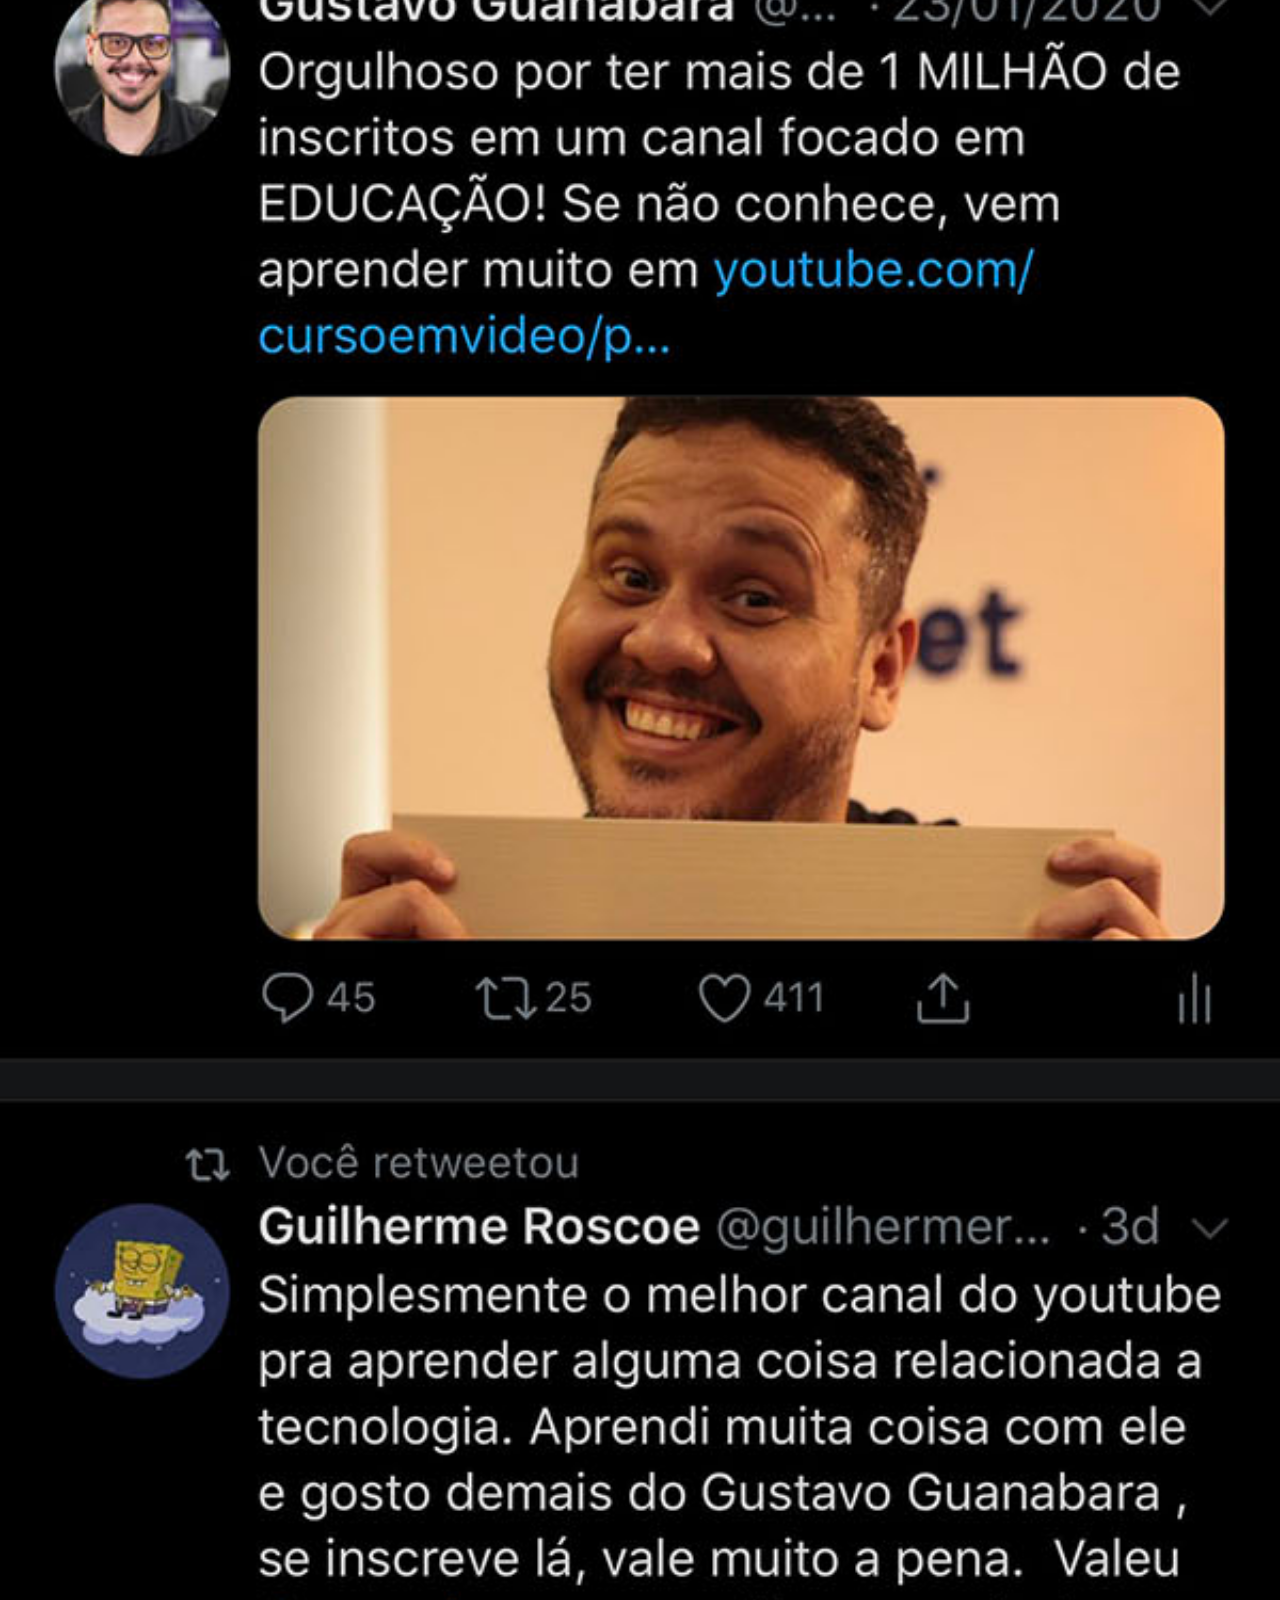
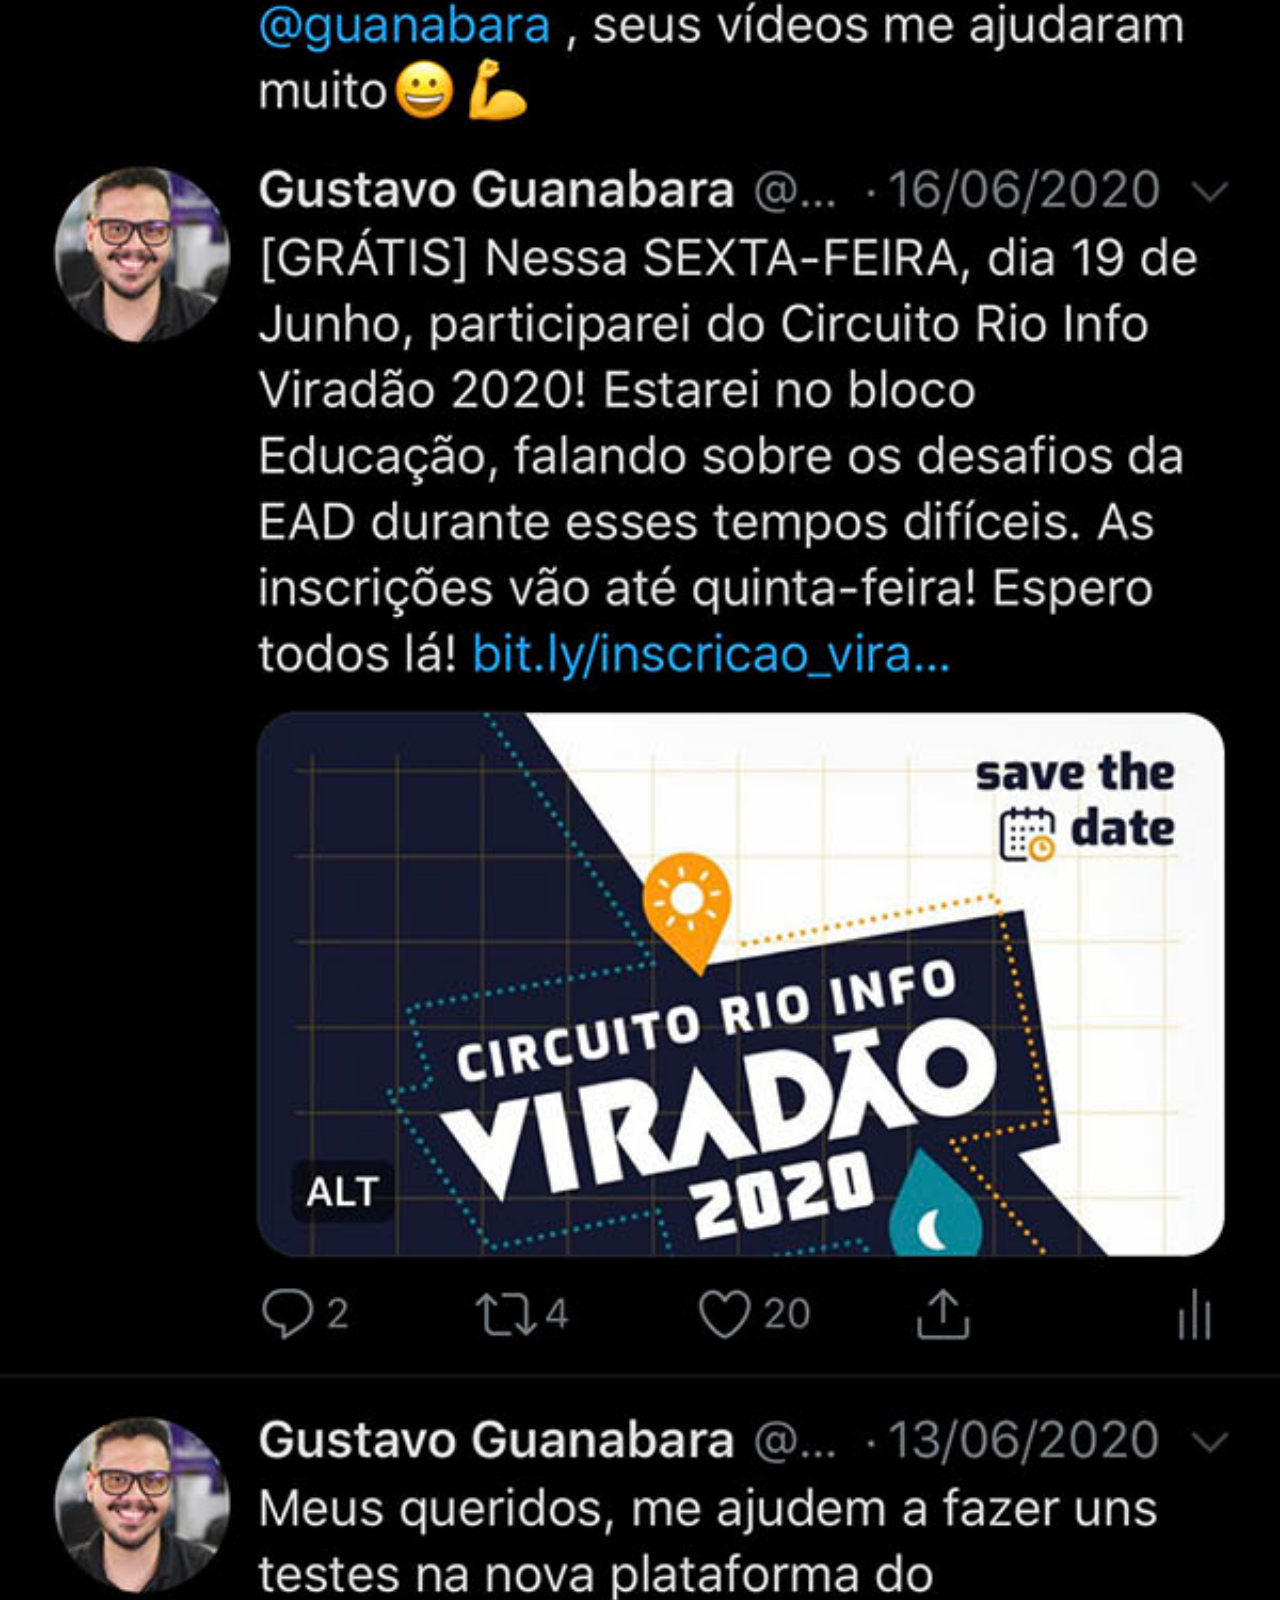
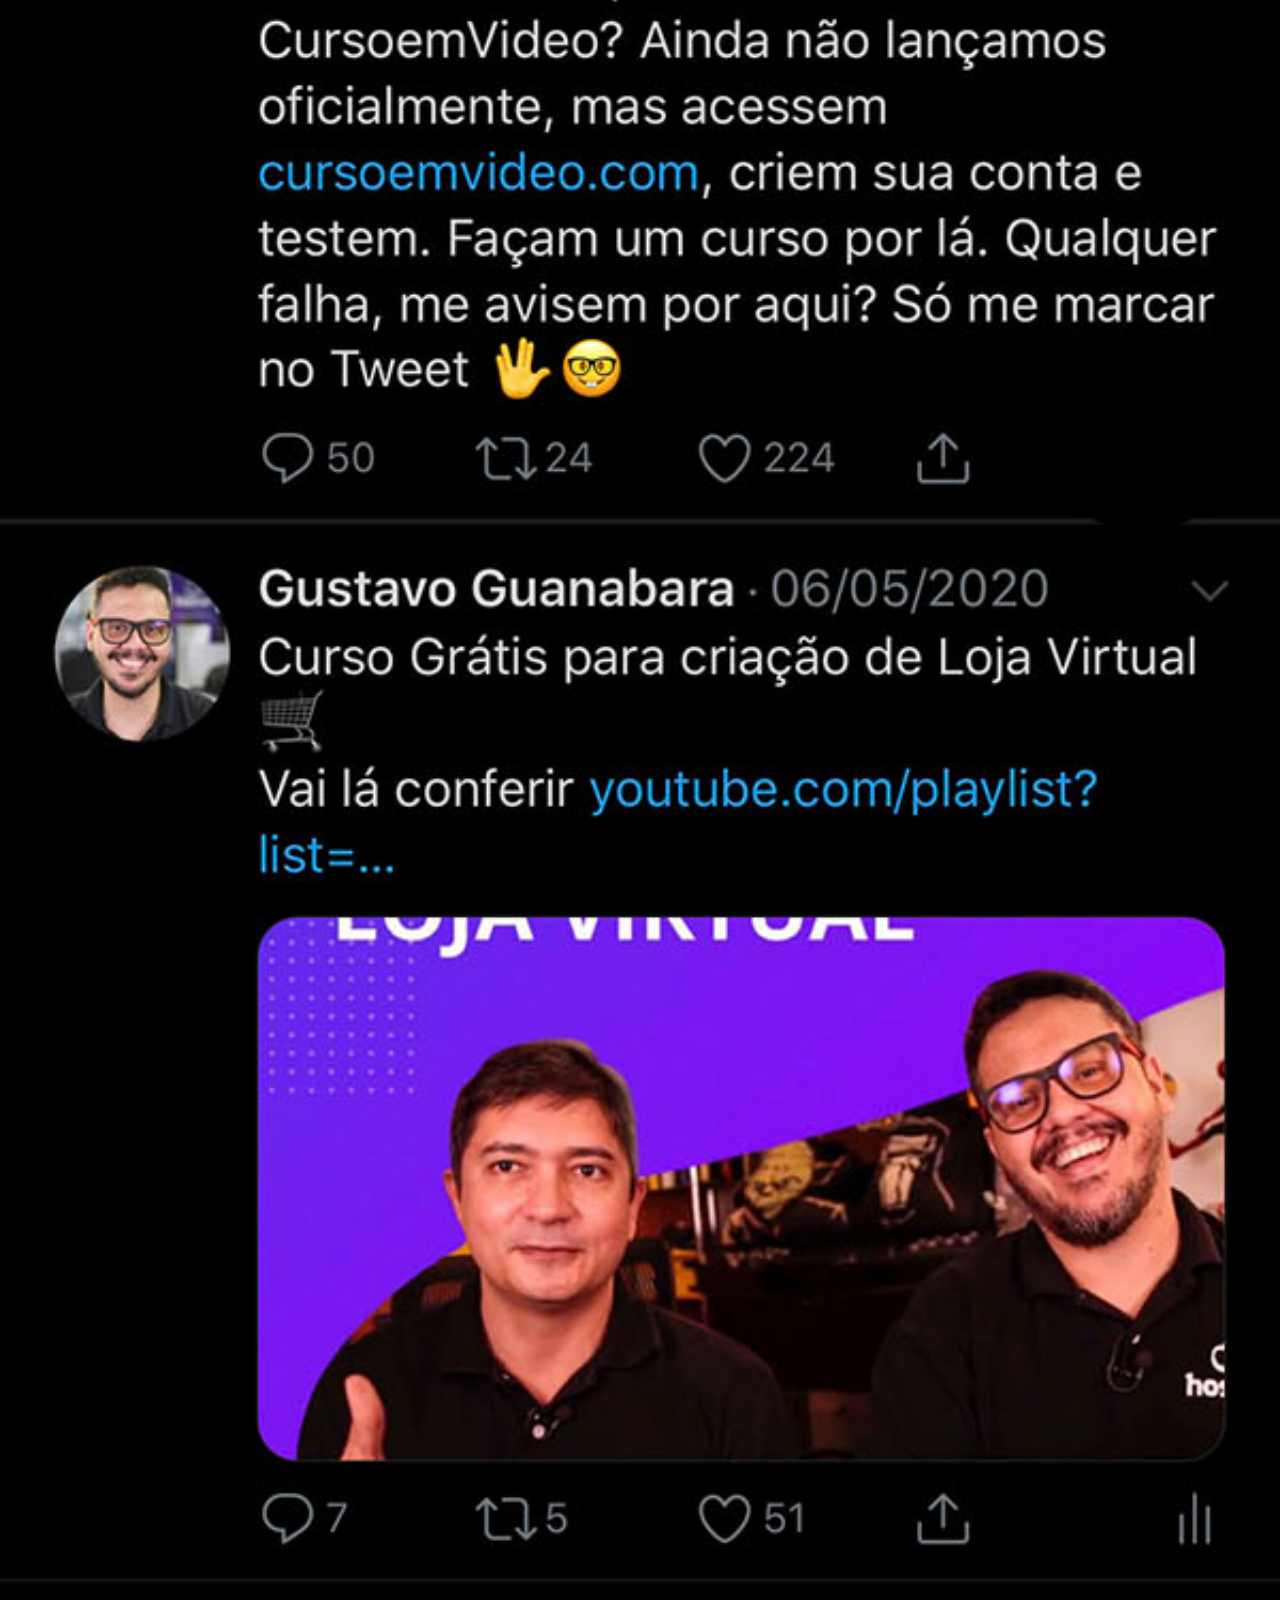
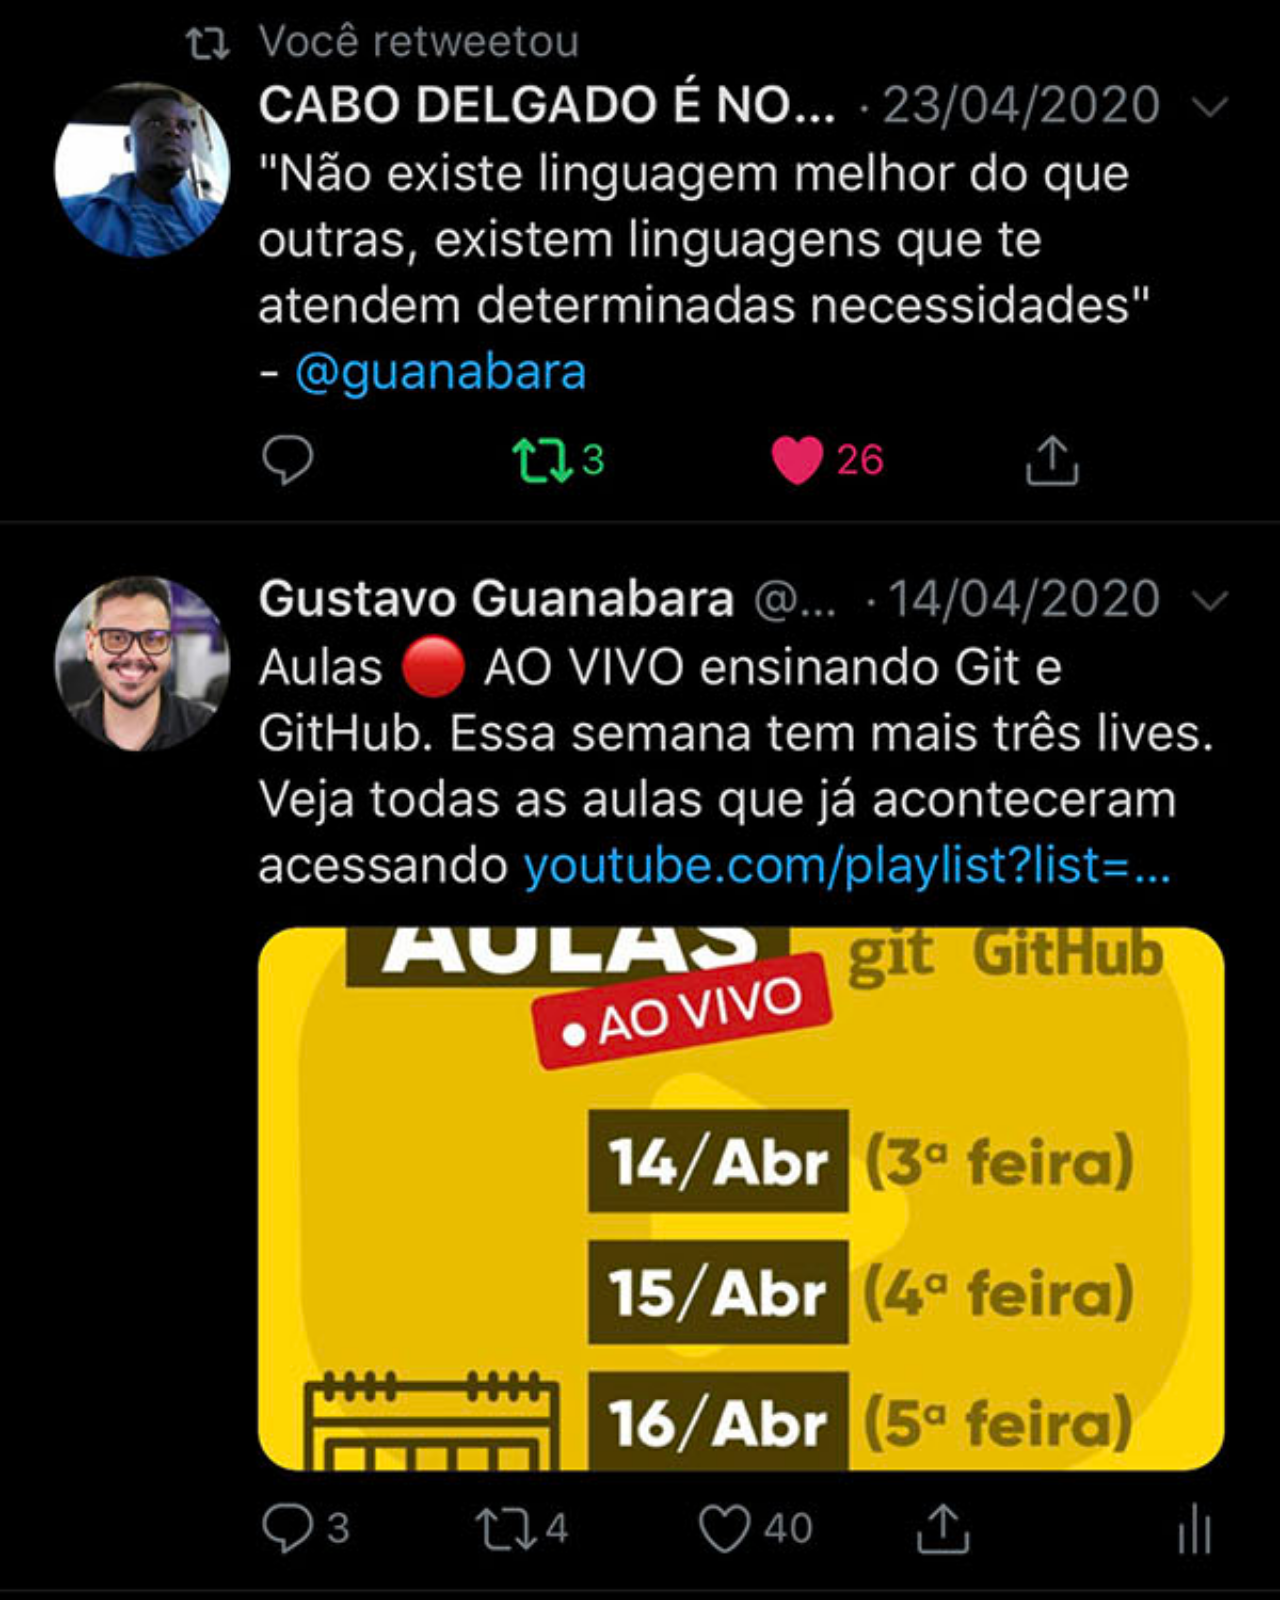
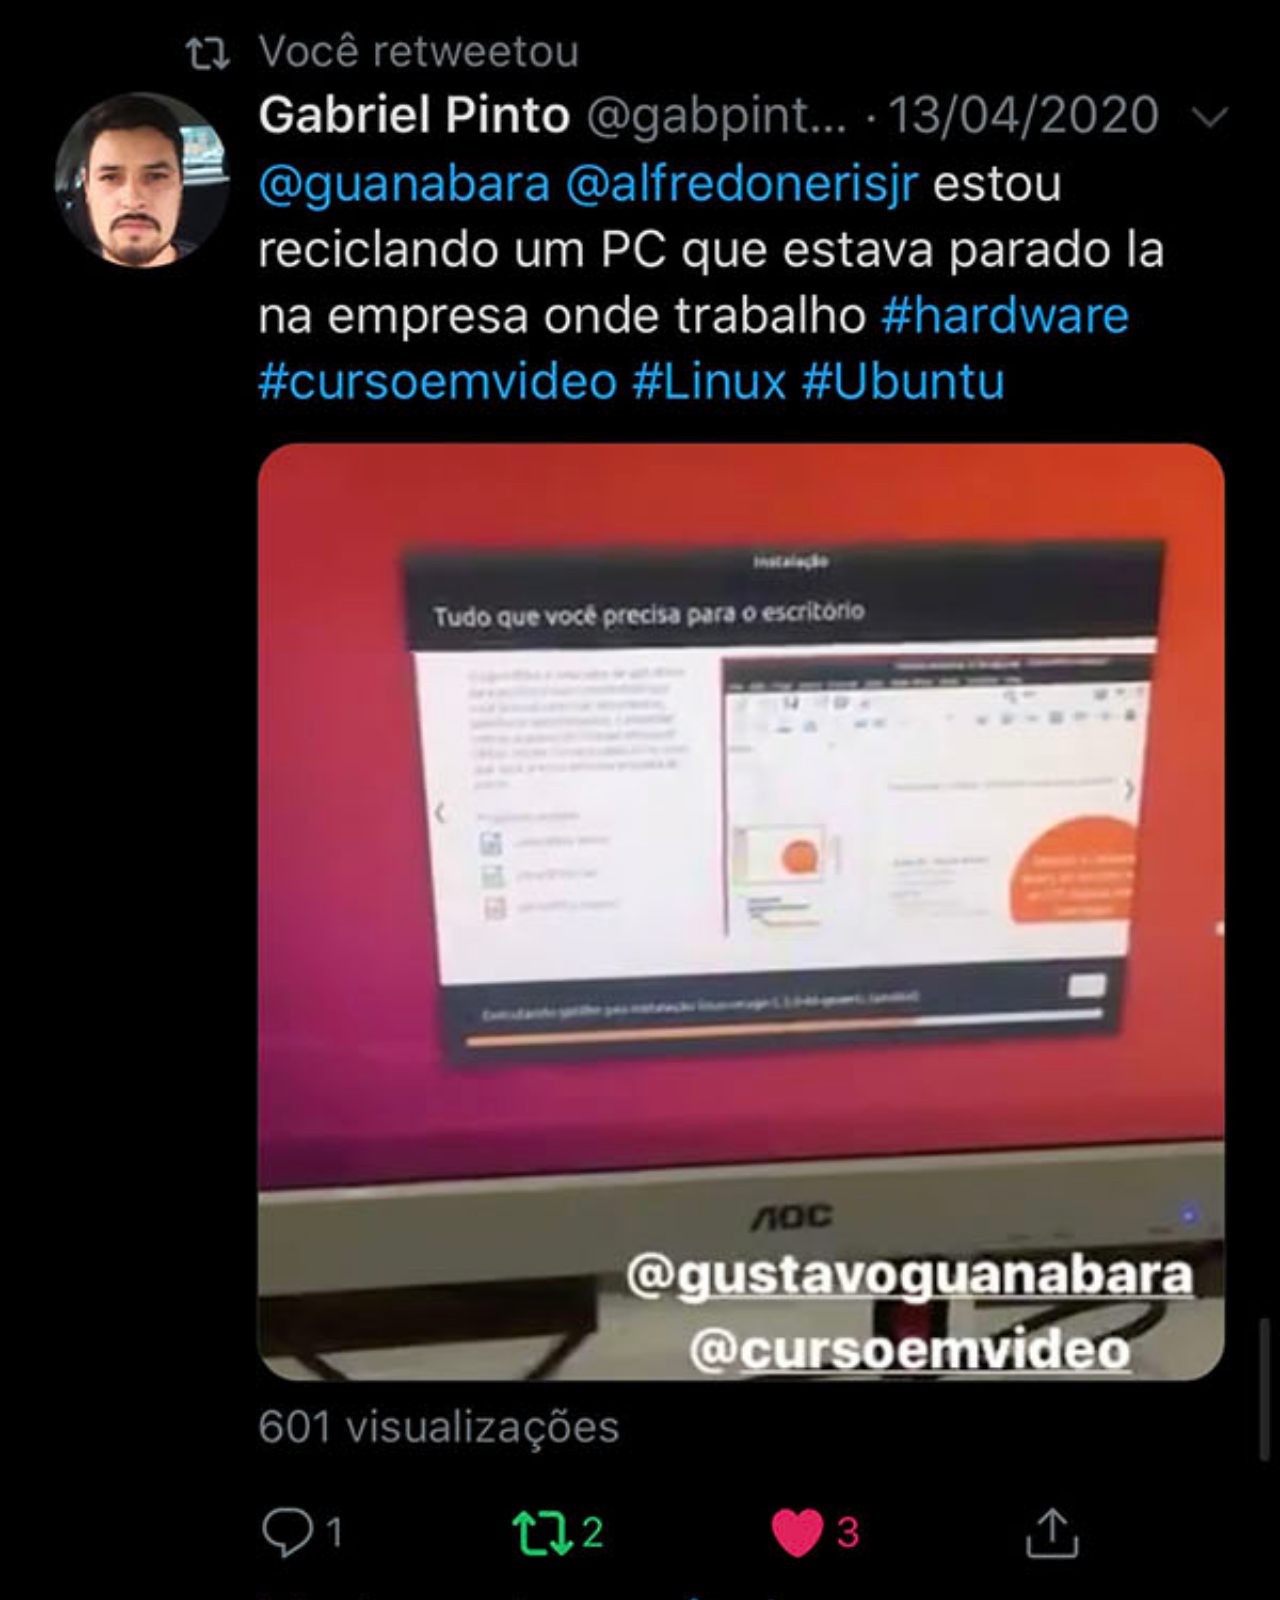
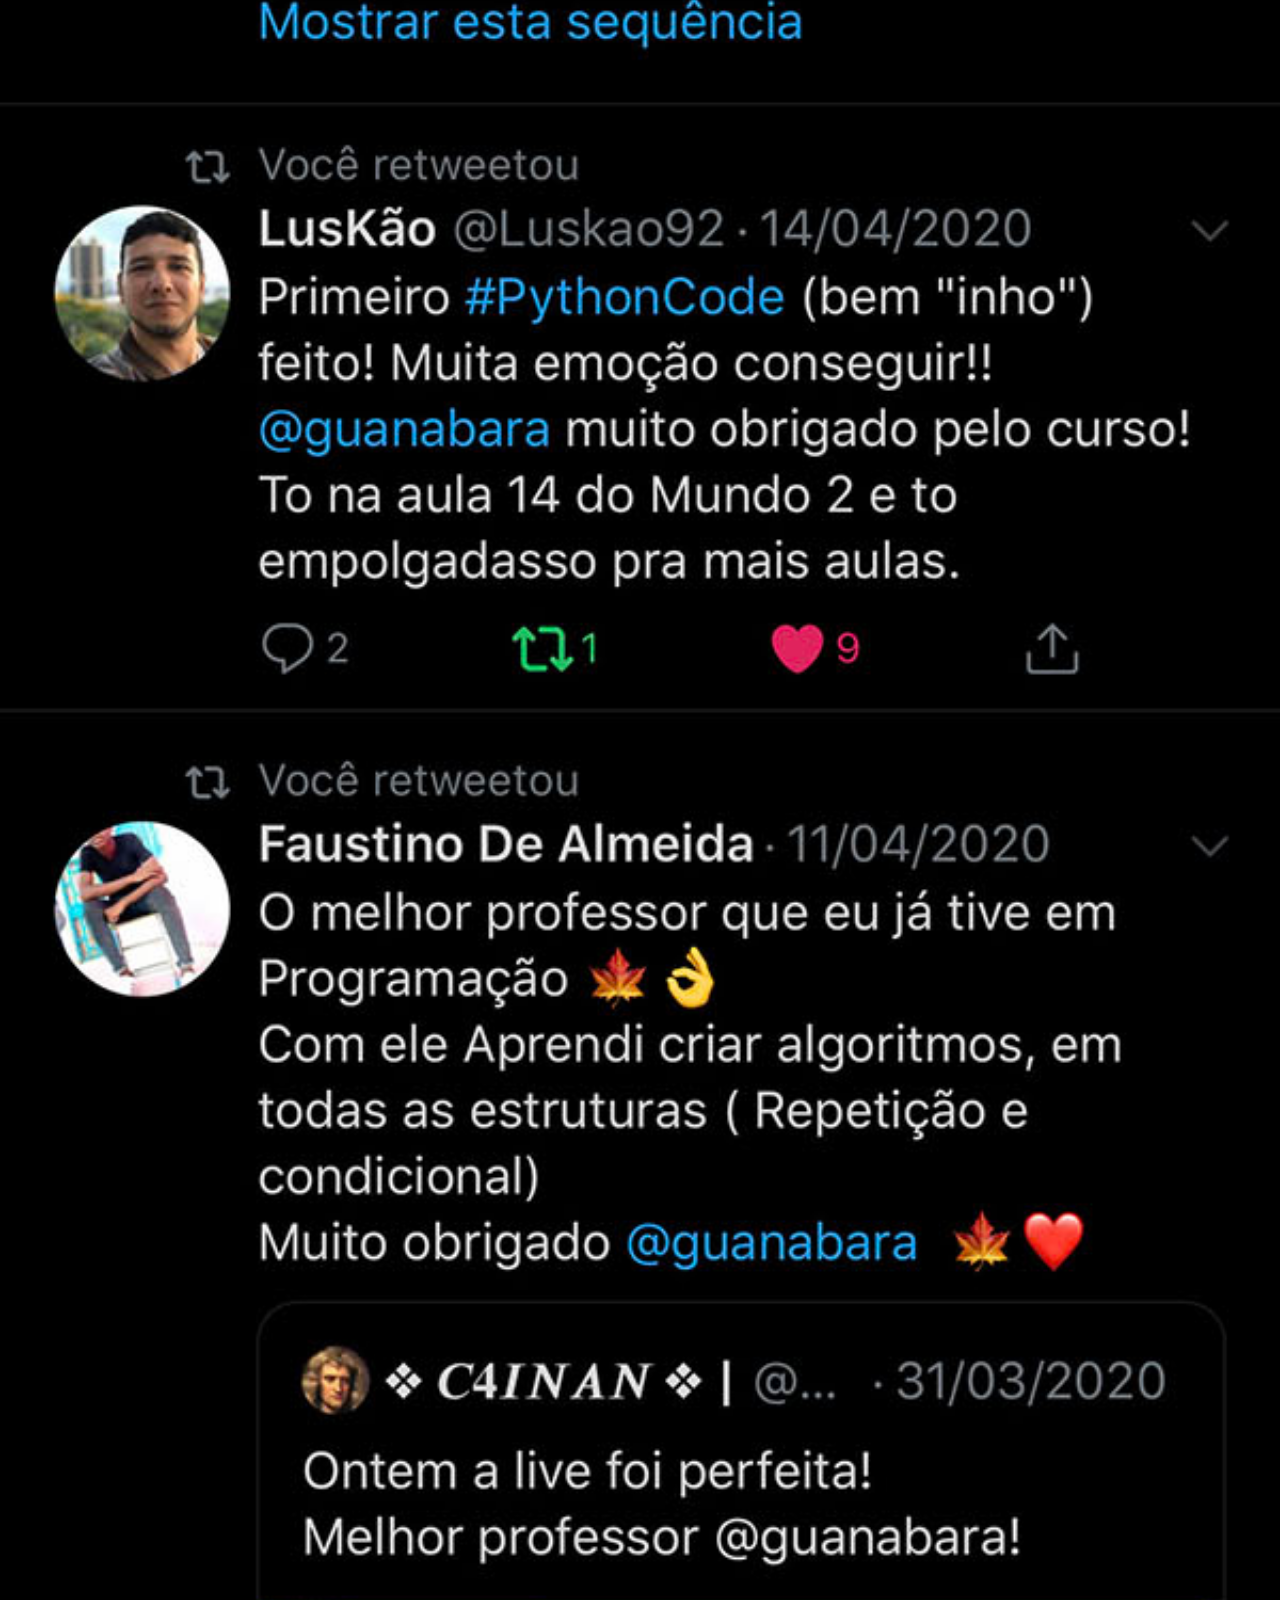
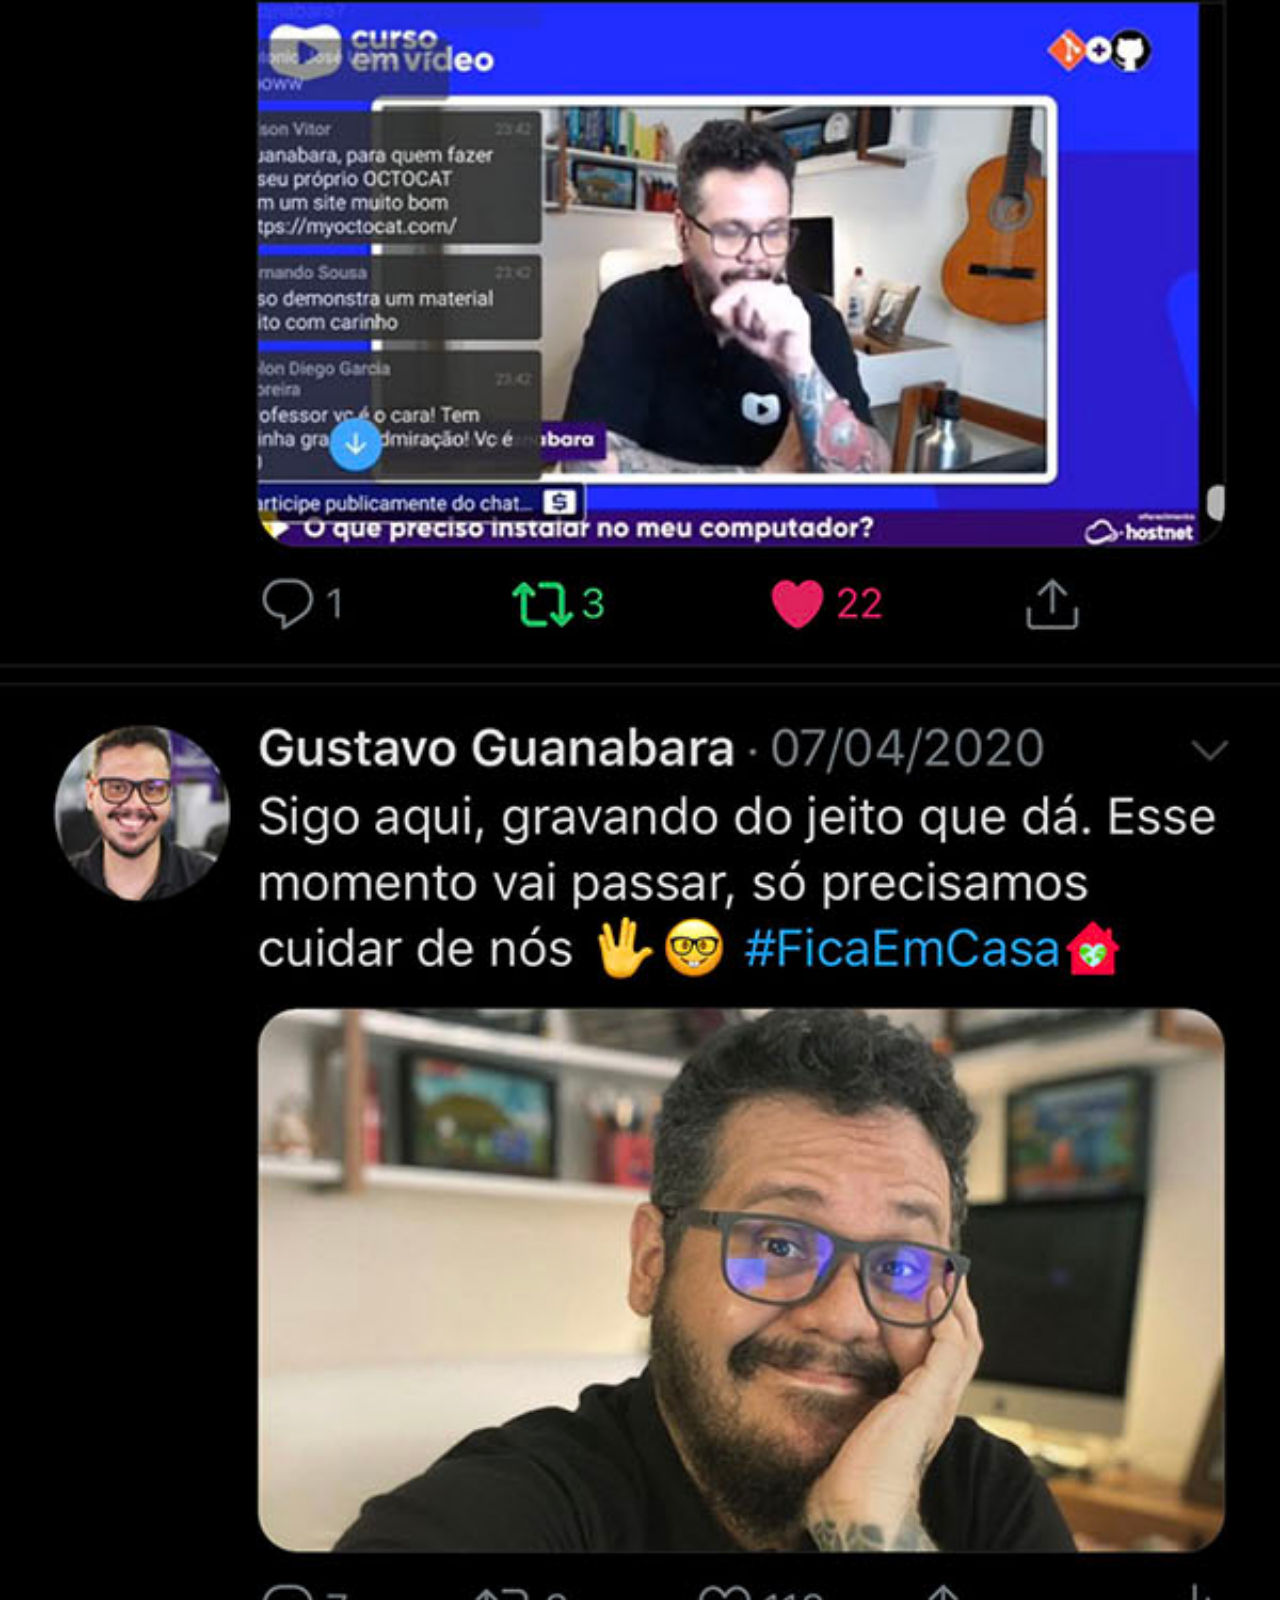
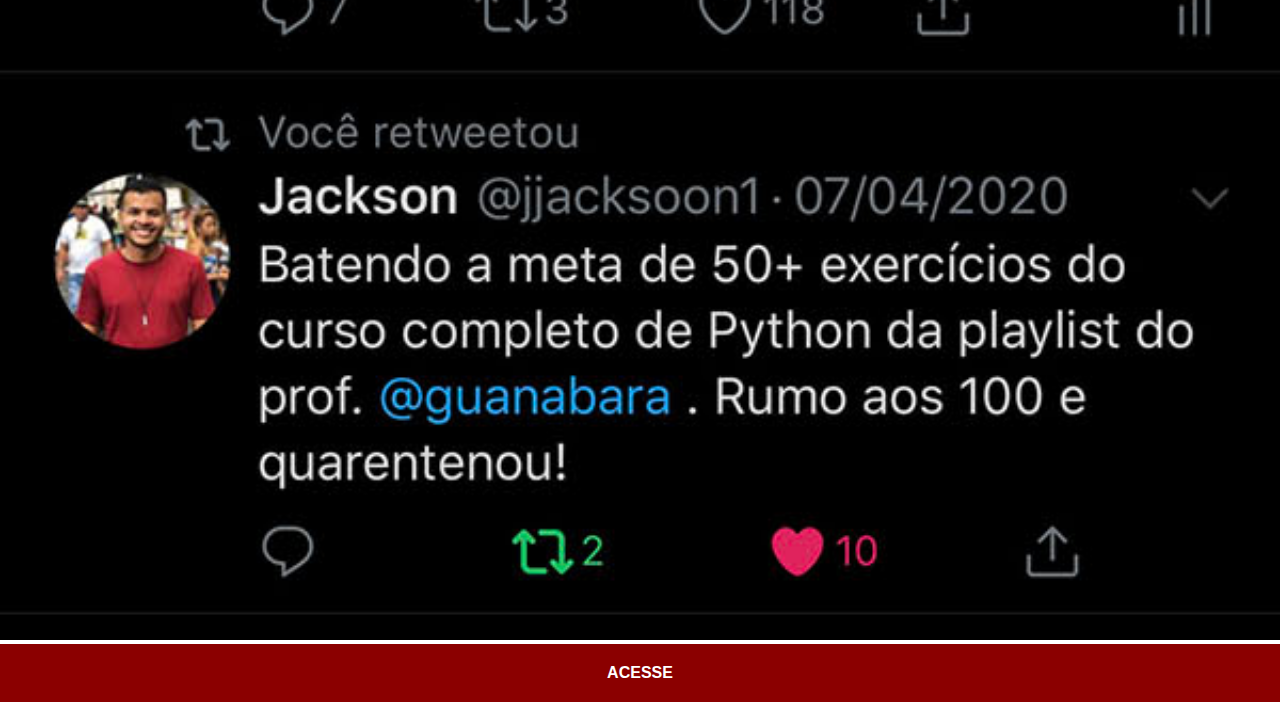
<file: twitter.html>
<!DOCTYPE html>
<html lang="pt-br">
<head>
    <meta charset="UTF-8">
    <meta http-equiv="X-UA-Compatible" content="IE=edge">
    <meta name="viewport" content="width=device-width, initial-scale=1.0">
    <title>Twitter</title>
    <link rel="stylesheet" href="estilos/social.css">
</head>
<body>
    <img src="imagens/tela-twitter.jpg" alt="Twitter">
    <a href="https://twitter.com/guanabara" target="_blank">ACESSE</a>
    
</body>
</html>
</file>
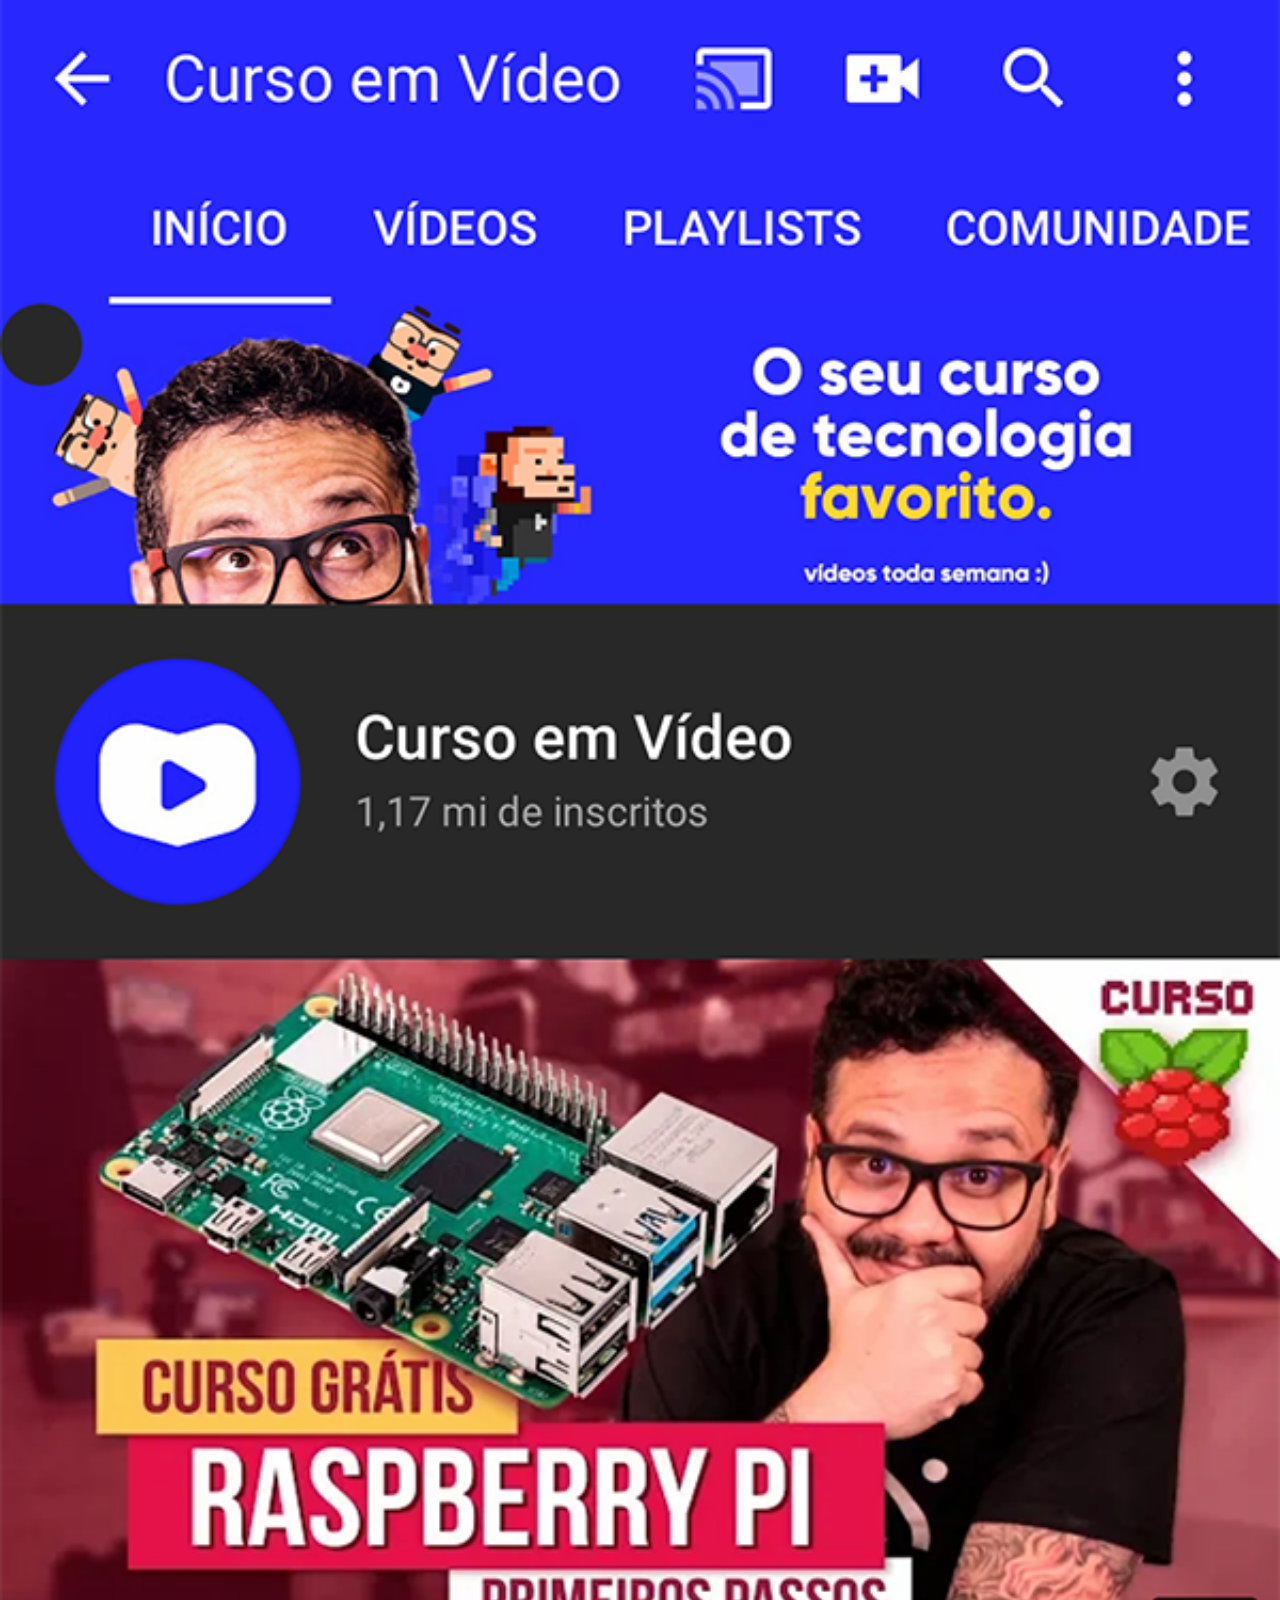
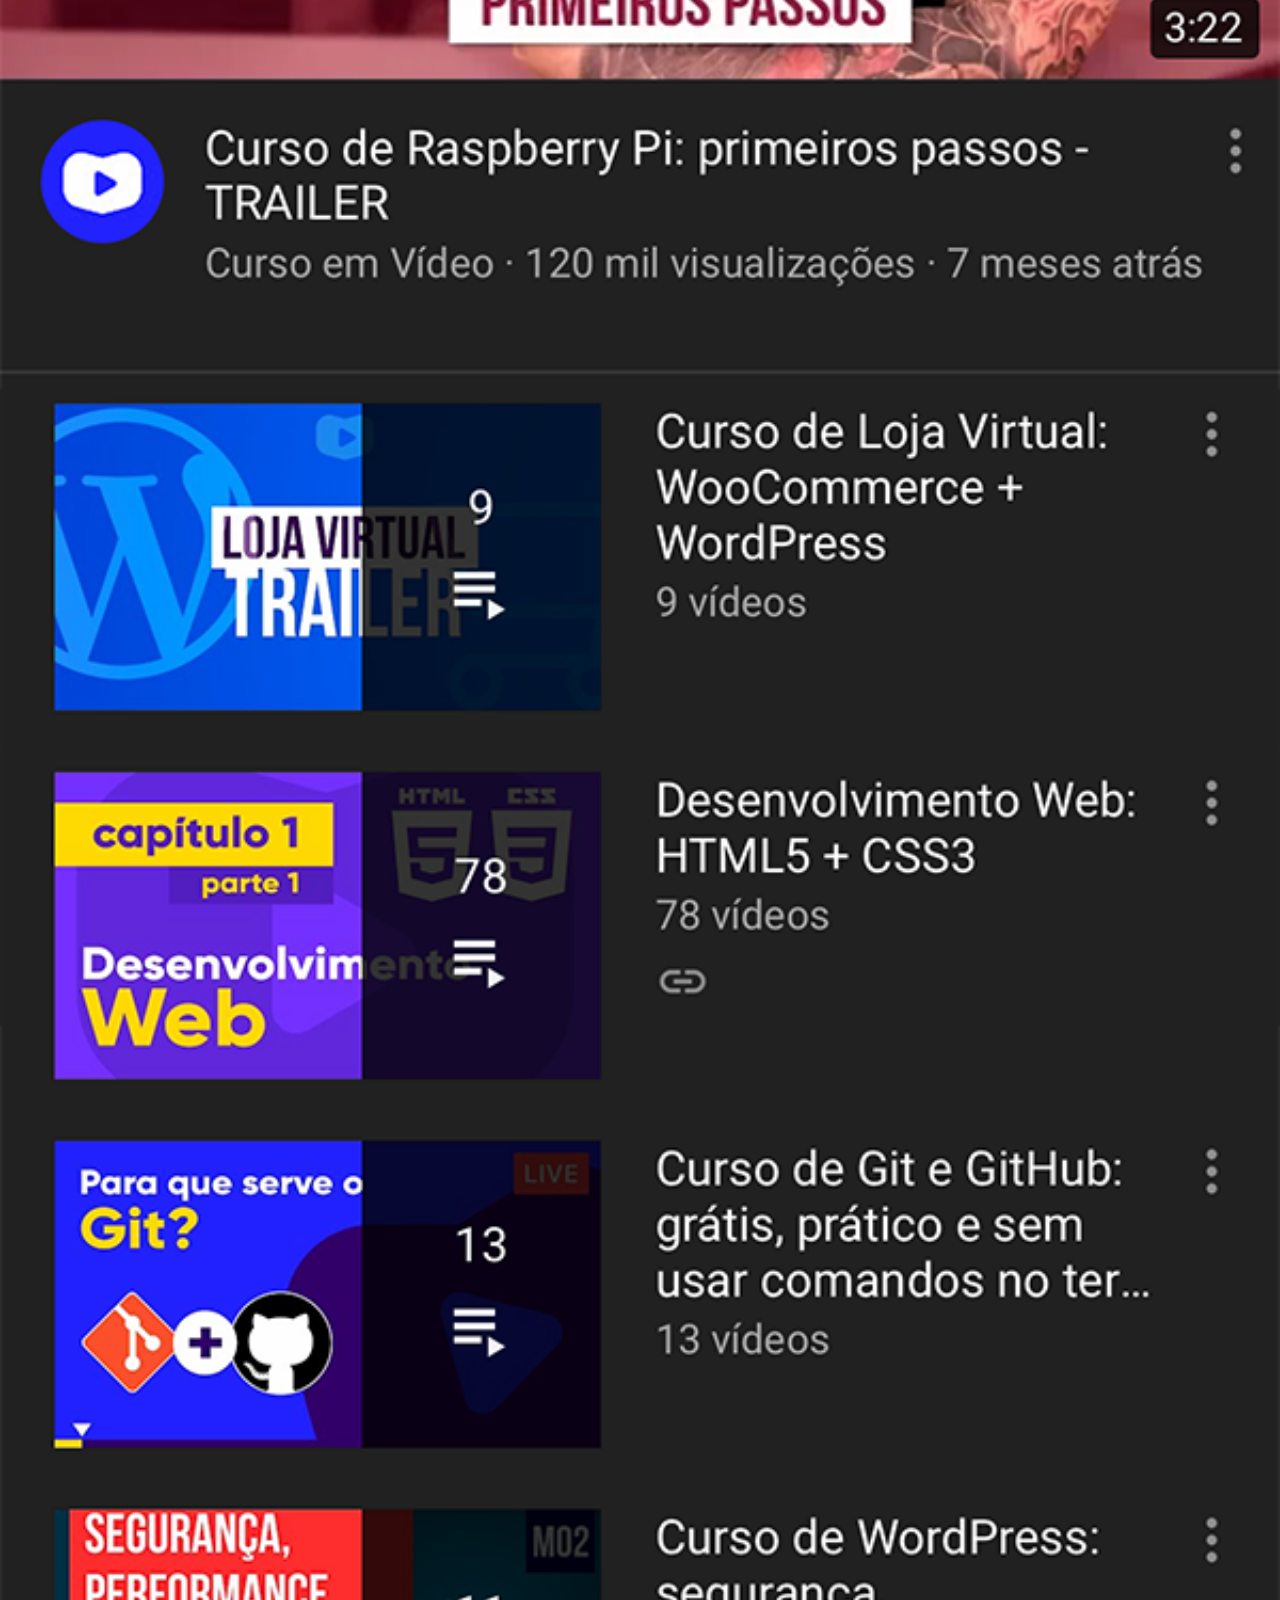
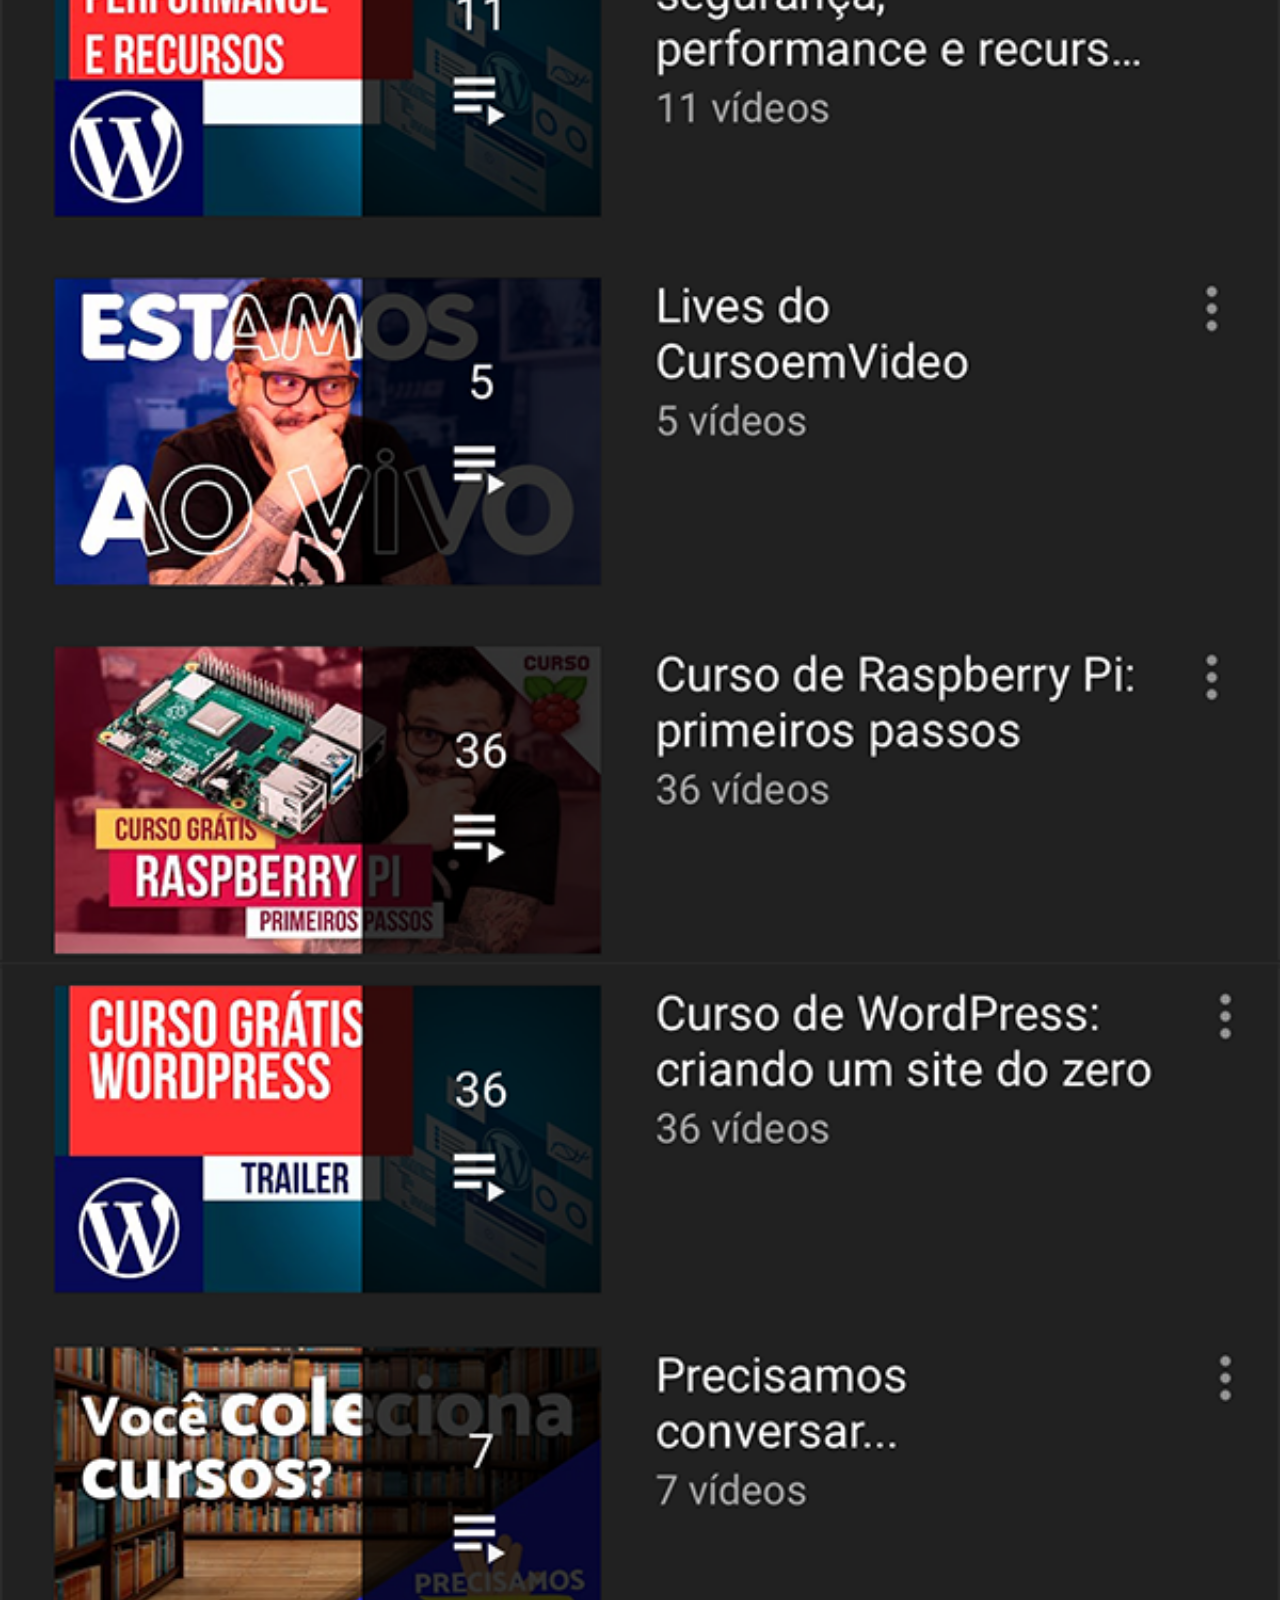
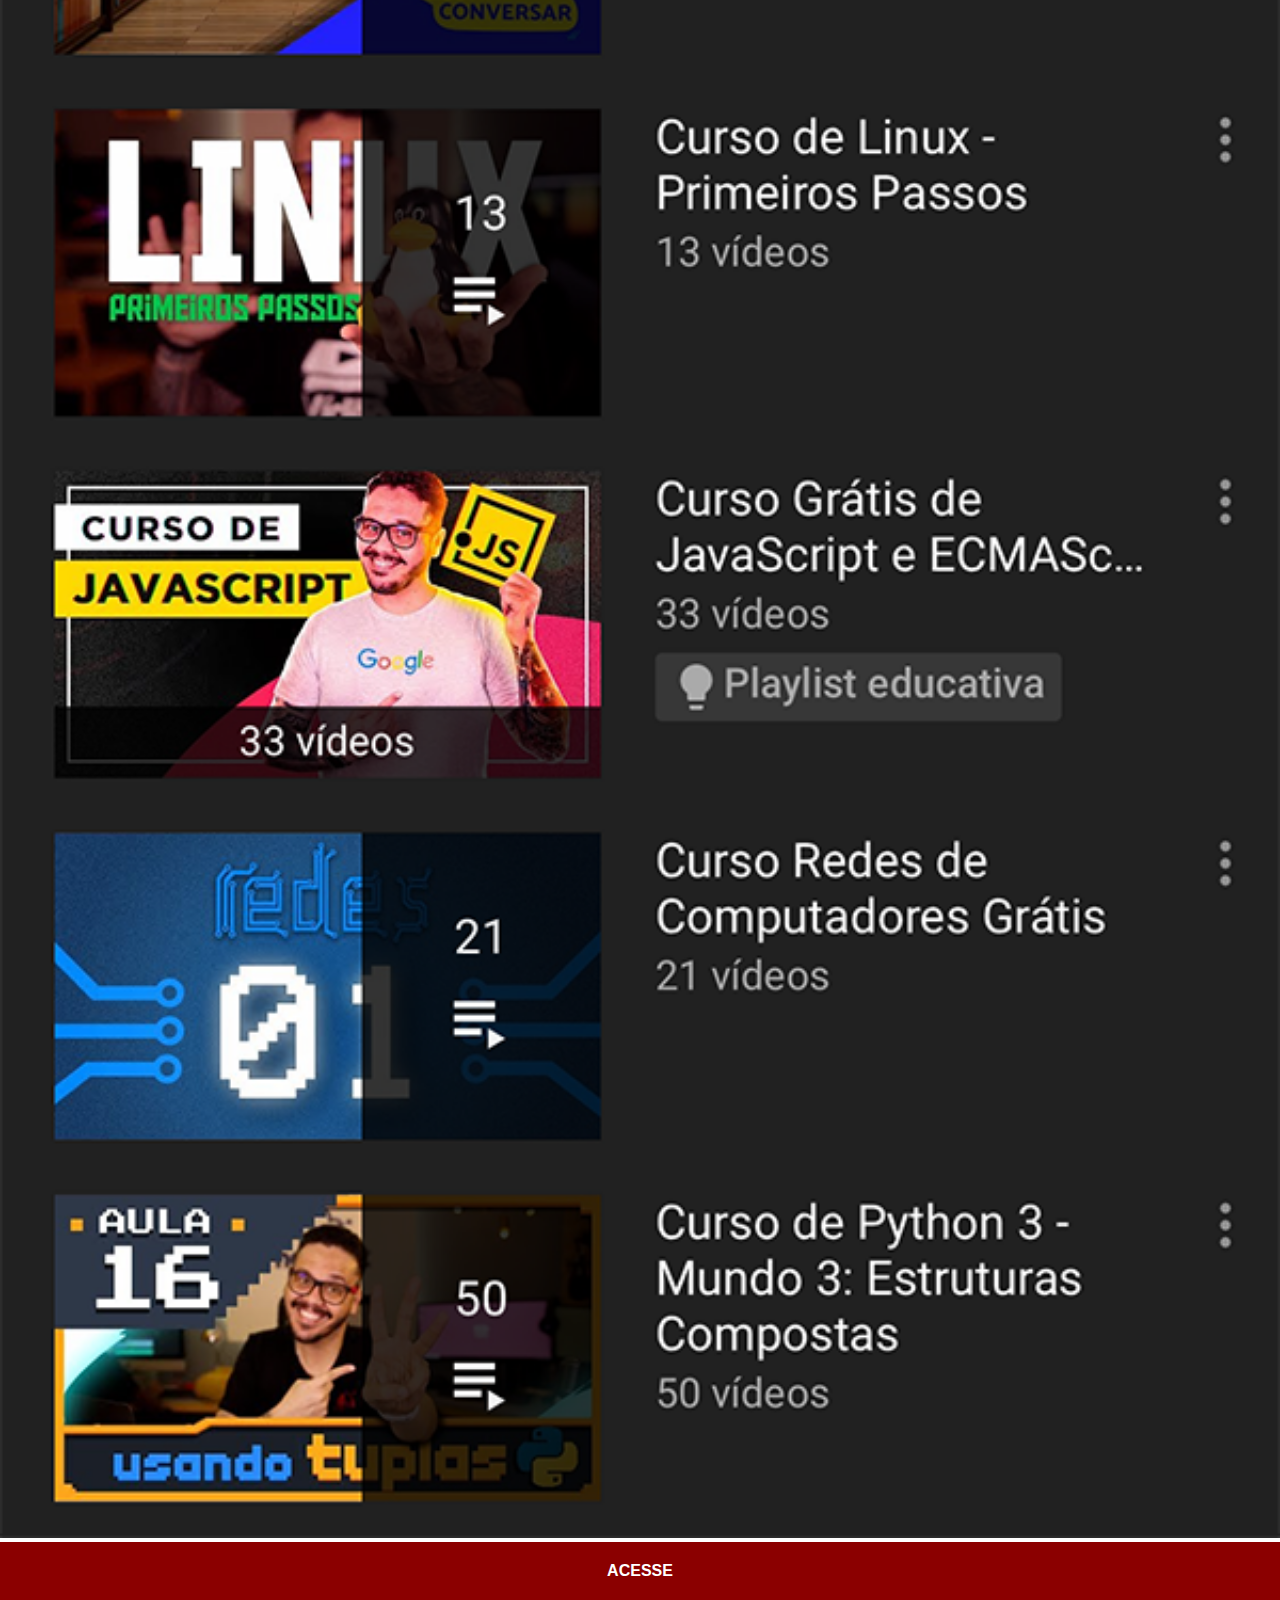
<file: youtube.html>
<!DOCTYPE html>
<html lang="pt-br">
<head>
    <meta charset="UTF-8">
    <meta http-equiv="X-UA-Compatible" content="IE=edge">
    <meta name="viewport" content="width=device-width, initial-scale=1.0">
    <title>Youtube</title>
    <link rel="stylesheet" href="estilos/social.css">
    
</head>
<body>
    <img src="imagens/tela-youtube.png" alt="Youtube">
    <a href="https://www.youtube.com/@CursoemVideo/playlists" target="_blank ">ACESSE</a>
    
</body>
</html>
</file>
<file: estilos/style.css>
@charset "UTF-8";

* {
    margin: 0px;
    padding: 0px;
    font-family: Arial, Helvetica, sans-serif;
}

html, body {
    height: 100vh;
    width: 100vw;
    background-color: black;

}

body{
    background: url('../imagens/fundo-madeira.jpg') no-repeat top center;
    background-size: cover;
    background-attachment: fixed;
}

main{
    height: 100vh;
    position: relative;
    
}

section#telefone {
    position: absolute;
    top: 50%;
    left: 50%;
    transform: translate(-50%, -50%);

    height: +627px;
    width: 311px;
   
    background: url('../imagens/frame-iphone.png') no-repeat;
    
}

iframe#tela{
    position: relative;
    top: 80px;
    left: 22px;
    width: 267px;
    height: 471px;

}

section#redes-sociais{
    text-align: right;
}
section#redes-sociais img {
    width: 50px;
    margin: 10px;
    border-radius: 50%;
    box-shadow: 2px 2px 5px rgba(0, 0, 0, 0.400) ;
    box-sizing: border-box;
    

}
section#redes-sociais img:hover{
    border: 2px solid rgba(255, 255, 255, 0.637);
    transform: translate(-3px, -3px);
    box-shadow: 5px 5px 10px rgba(0, 0, 0, 0.623);
    transition: transform .3s, border 1s;

}
</file>
<file: estilos/social.css>
@charset "UTF-8";

* {
    margin: 0px;
    padding: 0px;
    font-family: Arial, Helvetica, sans-serif;
}
::-webkit-scrollbar{
    width: 0px;
    height: 0px;
}
img {
    width: 100vw;

}

a { 
    display: block;
    background-color: darkred;
    color: white;
    padding: 20px;
    text-align: center;
    font-weight: bolder;
    text-decoration: none;

}
a:hover{
    background-color: red;
}
</file>
